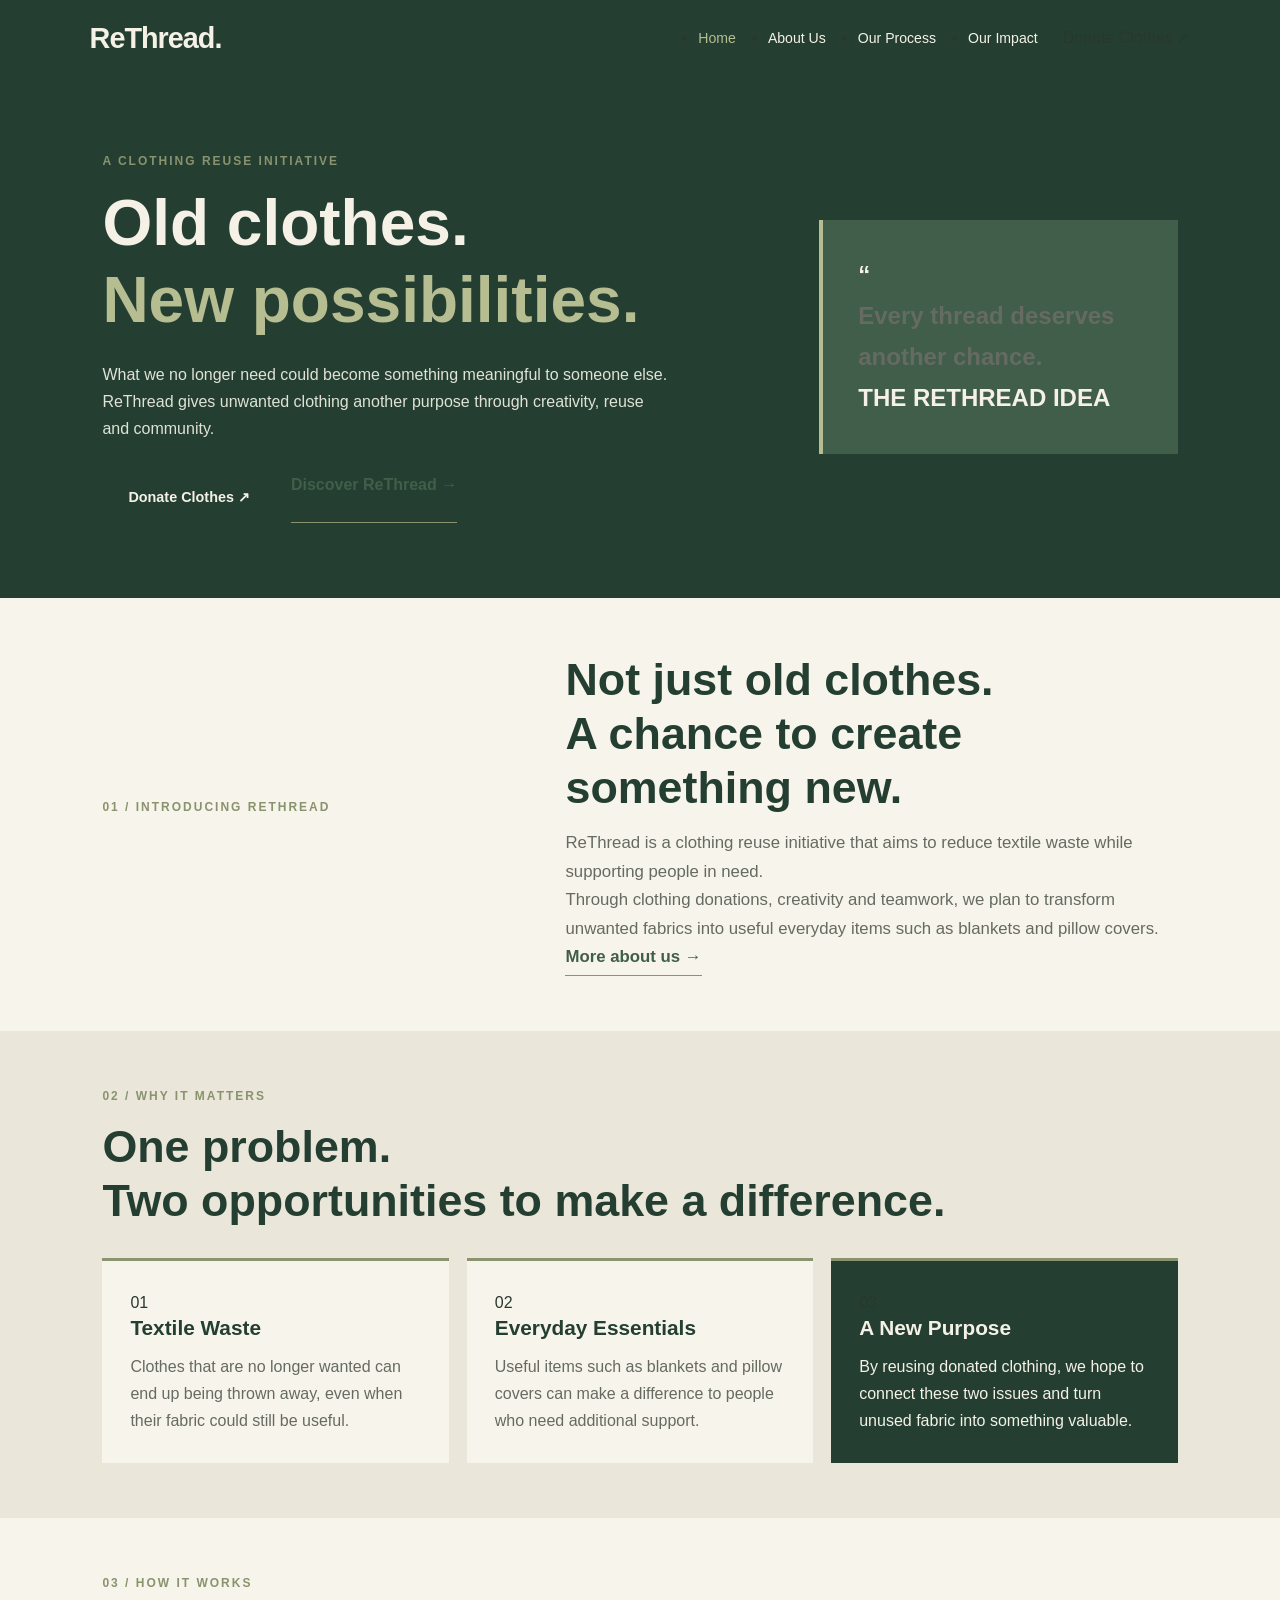
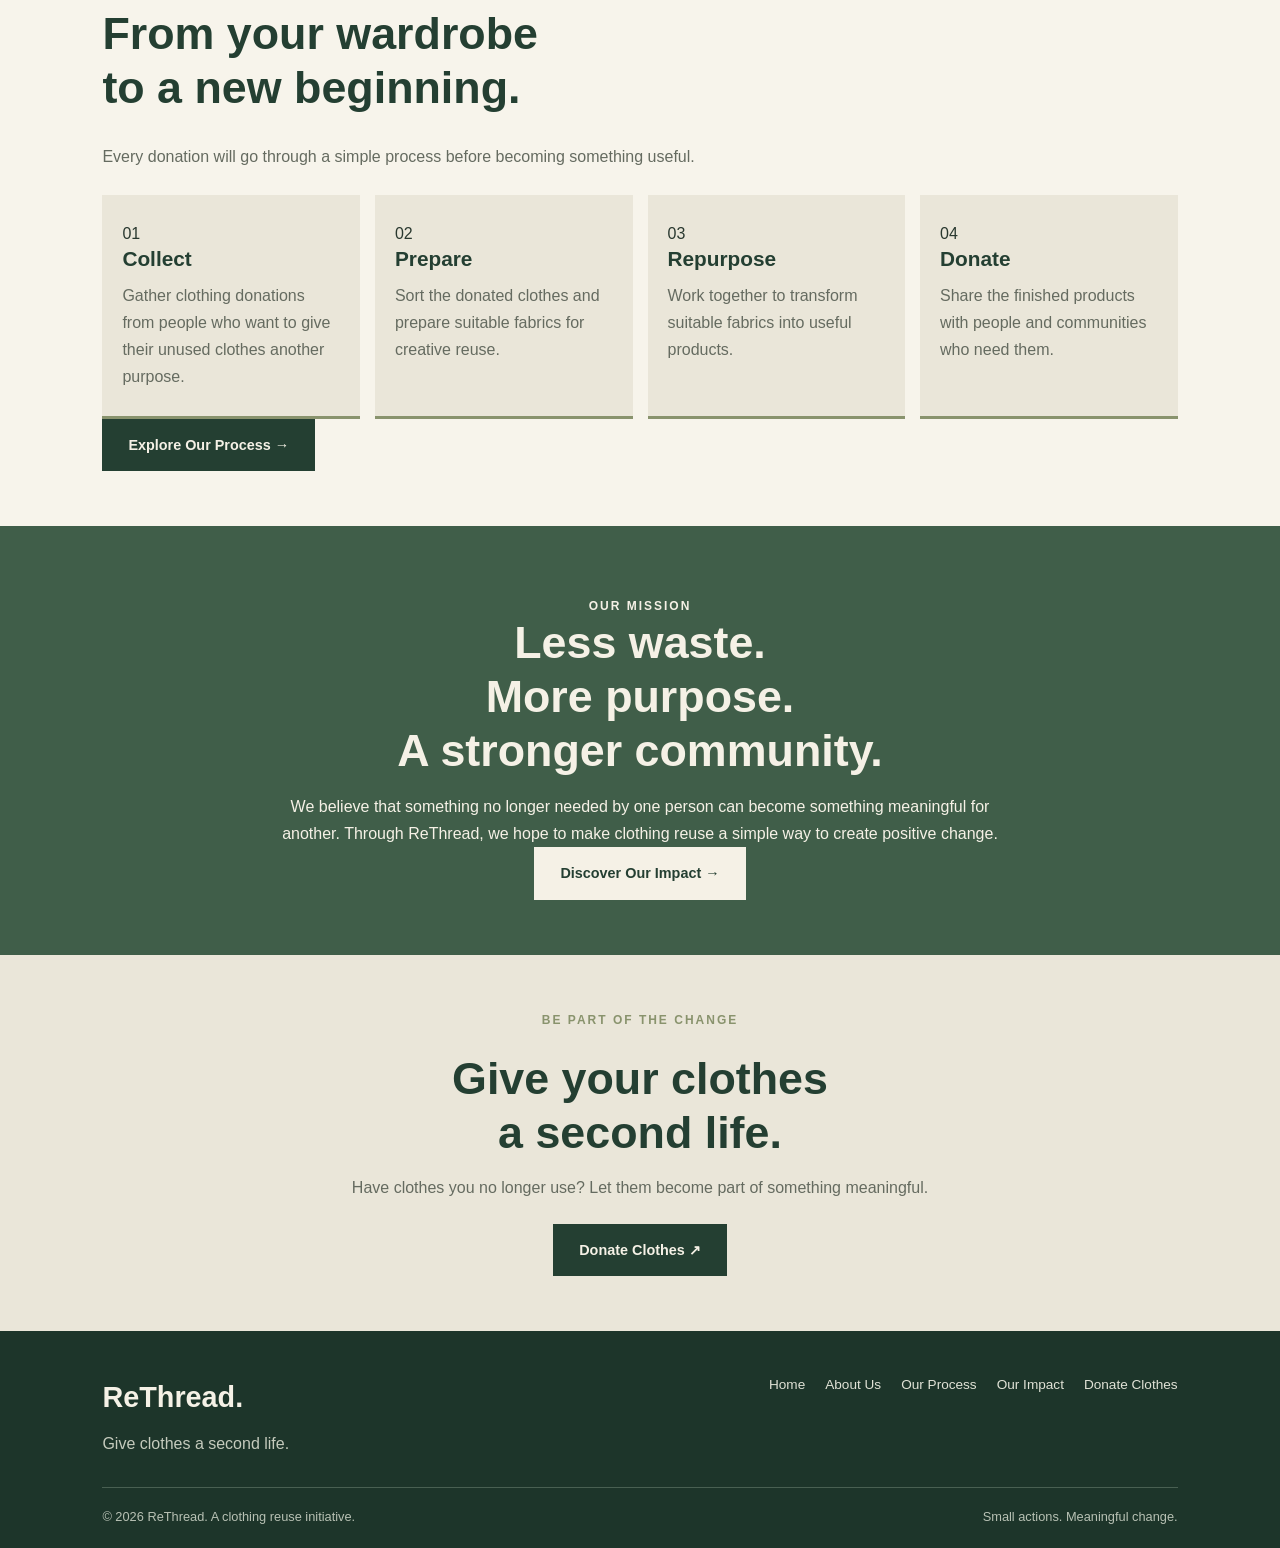
<file: index.html>
<!DOCTYPE html>
<html lang="en">
<head>
    <meta charset="UTF-8">
    <meta name="viewport" content="width=device-width, initial-scale=1.0">
    <title>ReThread | Give Clothes a Second Life</title>

    <link rel="icon" type="image/svg+xml" href="favicon.svg">
    <link rel="stylesheet" href="style.css">
</head>
<body>

    <!-- NAVIGATION BAR -->
    <header>
        <nav class="navbar">
            <a href="index.html" class="logo">ReThread<span>.</span></a>

            <ul class="nav-links">
                <li><a href="index.html" class="active">Home</a></li>
                <li><a href="about.html">About Us</a></li>
                <li><a href="process.html">Our Process</a></li>
                <li><a href="impact.html">Our Impact</a></li>
            </ul>

            <a href="donate.html" class="nav-button">Donate Clothes ↗</a>
        </nav>
    </header>


    <main>

        <!-- HERO SECTION -->
        <section class="home-hero">
            <div class="hero-content">
                <p class="eyebrow">A CLOTHING REUSE INITIATIVE</p>

                <h1>
                    Old clothes.<br>
                    <span>New possibilities.</span>
                </h1>

                <p class="hero-description">
                    What we no longer need could become something
                    meaningful to someone else. ReThread gives
                    unwanted clothing another purpose through
                    creativity, reuse and community.
                </p>

                <div class="hero-buttons">
                    <a href="donate.html" class="button">
                        Donate Clothes ↗
                    </a>

                    <a href="about.html" class="text-link">
                        Discover ReThread →
                    </a>
                </div>
            </div>

            <div class="hero-side">
                <div class="hero-quote">
                    <span class="quote-mark">“</span>
                    <p>
                        Every thread deserves another chance.
                    </p>
                    <span class="quote-label">THE RETHREAD IDEA</span>
                </div>
            </div>
        </section>


        <!-- INTRODUCTION -->
        <section class="home-intro">
            <div class="section-label">
                <span>01</span> / INTRODUCING RETHREAD
            </div>

            <div class="intro-content">
                <h2>
                    Not just old clothes.<br>
                    <span>A chance to create something new.</span>
                </h2>

                <div class="intro-text">
                    <p>
                        ReThread is a clothing reuse initiative
                        that aims to reduce textile waste while
                        supporting people in need.
                    </p>

                    <p>
                        Through clothing donations, creativity
                        and teamwork, we plan to transform
                        unwanted fabrics into useful everyday
                        items such as blankets and pillow covers.
                    </p>

                    <a href="about.html" class="text-link">
                        More about us →
                    </a>
                </div>
            </div>
        </section>


        <!-- WHY RETHREAD -->
        <section class="home-problem">
            <div class="section-label">
                <span>02</span> / WHY IT MATTERS
            </div>

            <h2>
                One problem.<br>
                Two opportunities to make a difference.
            </h2>

            <div class="problem-grid">

                <div class="problem-card">
                    <span class="card-number">01</span>
                    <h3>Textile Waste</h3>
                    <p>
                        Clothes that are no longer wanted can
                        end up being thrown away, even when
                        their fabric could still be useful.
                    </p>
                </div>

                <div class="problem-card">
                    <span class="card-number">02</span>
                    <h3>Everyday Essentials</h3>
                    <p>
                        Useful items such as blankets and
                        pillow covers can make a difference
                        to people who need additional support.
                    </p>
                </div>

                <div class="problem-card featured-card">
                    <span class="card-number">03</span>
                    <h3>A New Purpose</h3>
                    <p>
                        By reusing donated clothing, we hope
                        to connect these two issues and turn
                        unused fabric into something valuable.
                    </p>
                </div>

            </div>
        </section>


        <!-- HOW IT WORKS -->
        <section class="home-process">
            <div class="section-label">
                <span>03</span> / HOW IT WORKS
            </div>

            <div class="process-heading">
                <h2>From your wardrobe<br>to a new beginning.</h2>

                <p>
                    Every donation will go through a simple
                    process before becoming something useful.
                </p>
            </div>

            <div class="process-grid">

                <div class="process-card">
                    <span>01</span>
                    <h3>Collect</h3>
                    <p>
                        Gather clothing donations from
                        people who want to give their
                        unused clothes another purpose.
                    </p>
                </div>

                <div class="process-card">
                    <span>02</span>
                    <h3>Prepare</h3>
                    <p>
                        Sort the donated clothes and
                        prepare suitable fabrics for
                        creative reuse.
                    </p>
                </div>

                <div class="process-card">
                    <span>03</span>
                    <h3>Repurpose</h3>
                    <p>
                        Work together to transform
                        suitable fabrics into useful
                        products.
                    </p>
                </div>

                <div class="process-card">
                    <span>04</span>
                    <h3>Donate</h3>
                    <p>
                        Share the finished products
                        with people and communities
                        who need them.
                    </p>
                </div>

            </div>

            <a href="process.html" class="button">
                Explore Our Process →
            </a>
        </section>


        <!-- MISSION -->
        <section class="home-mission">
            <p class="eyebrow">OUR MISSION</p>

            <h2>
                Less waste.<br>
                More purpose.<br>
                A stronger community.
            </h2>

            <p>
                We believe that something no longer needed
                by one person can become something meaningful
                for another. Through ReThread, we hope to
                make clothing reuse a simple way to create
                positive change.
            </p>

            <a href="impact.html" class="button light-button">
                Discover Our Impact →
            </a>
        </section>


        <!-- FINAL CALL TO ACTION -->
        <section class="home-cta">
            <div>
                <p class="eyebrow">BE PART OF THE CHANGE</p>
                <h2>Give your clothes<br>a second life.</h2>
                <p>
                    Have clothes you no longer use?
                    Let them become part of something meaningful.
                </p>
            </div>

            <a href="donate.html" class="button">
                Donate Clothes ↗
            </a>
        </section>

    </main>


    <!-- FOOTER -->
    <footer class="site-footer">
        <div class="footer-top">
            <div>
                <a href="index.html" class="footer-logo">ReThread.</a>
                <p>Give clothes a second life.</p>
            </div>

            <div class="footer-links">
                <a href="index.html">Home</a>
                <a href="about.html">About Us</a>
                <a href="process.html">Our Process</a>
                <a href="impact.html">Our Impact</a>
                <a href="donate.html">Donate Clothes</a>
            </div>
        </div>

        <div class="footer-bottom">
            <p>© 2026 ReThread. A clothing reuse initiative.</p>
            <p>Small actions. Meaningful change.</p>
        </div>
    </footer>

</body>
</html>
</file>
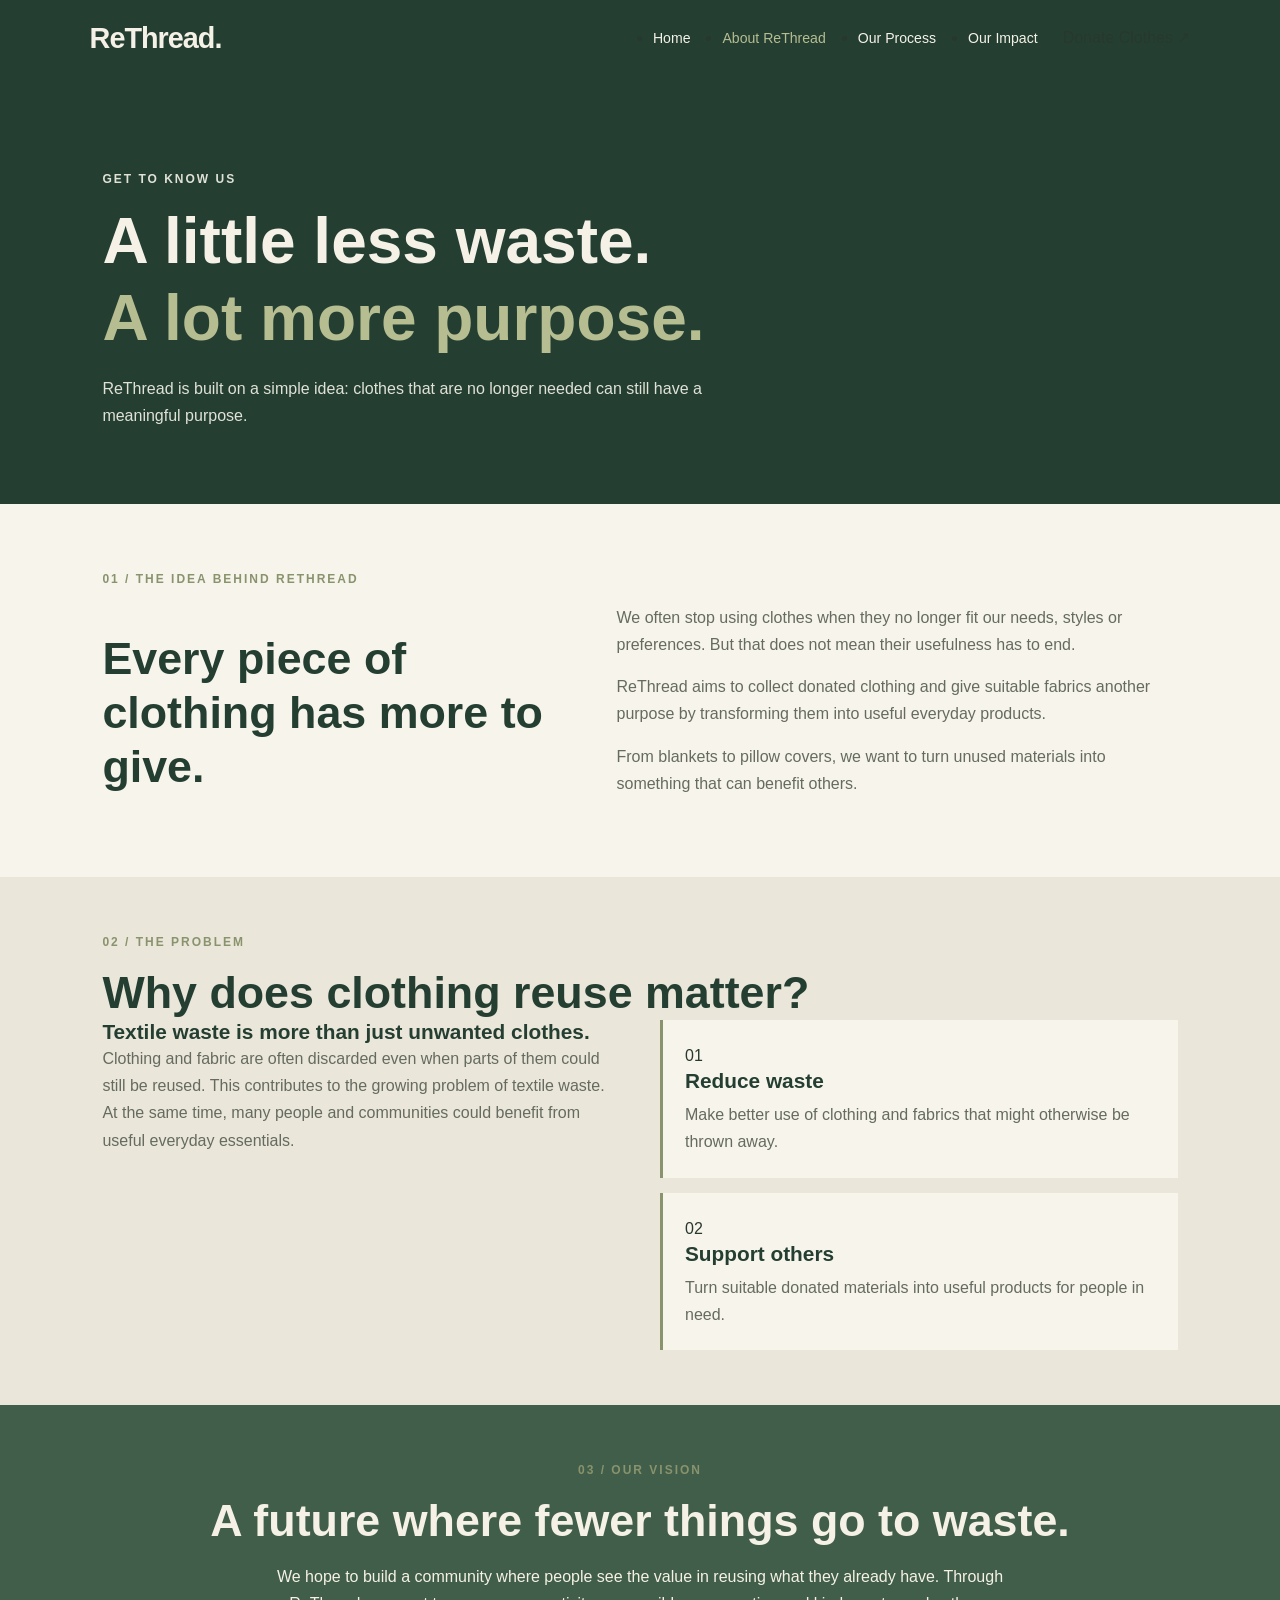
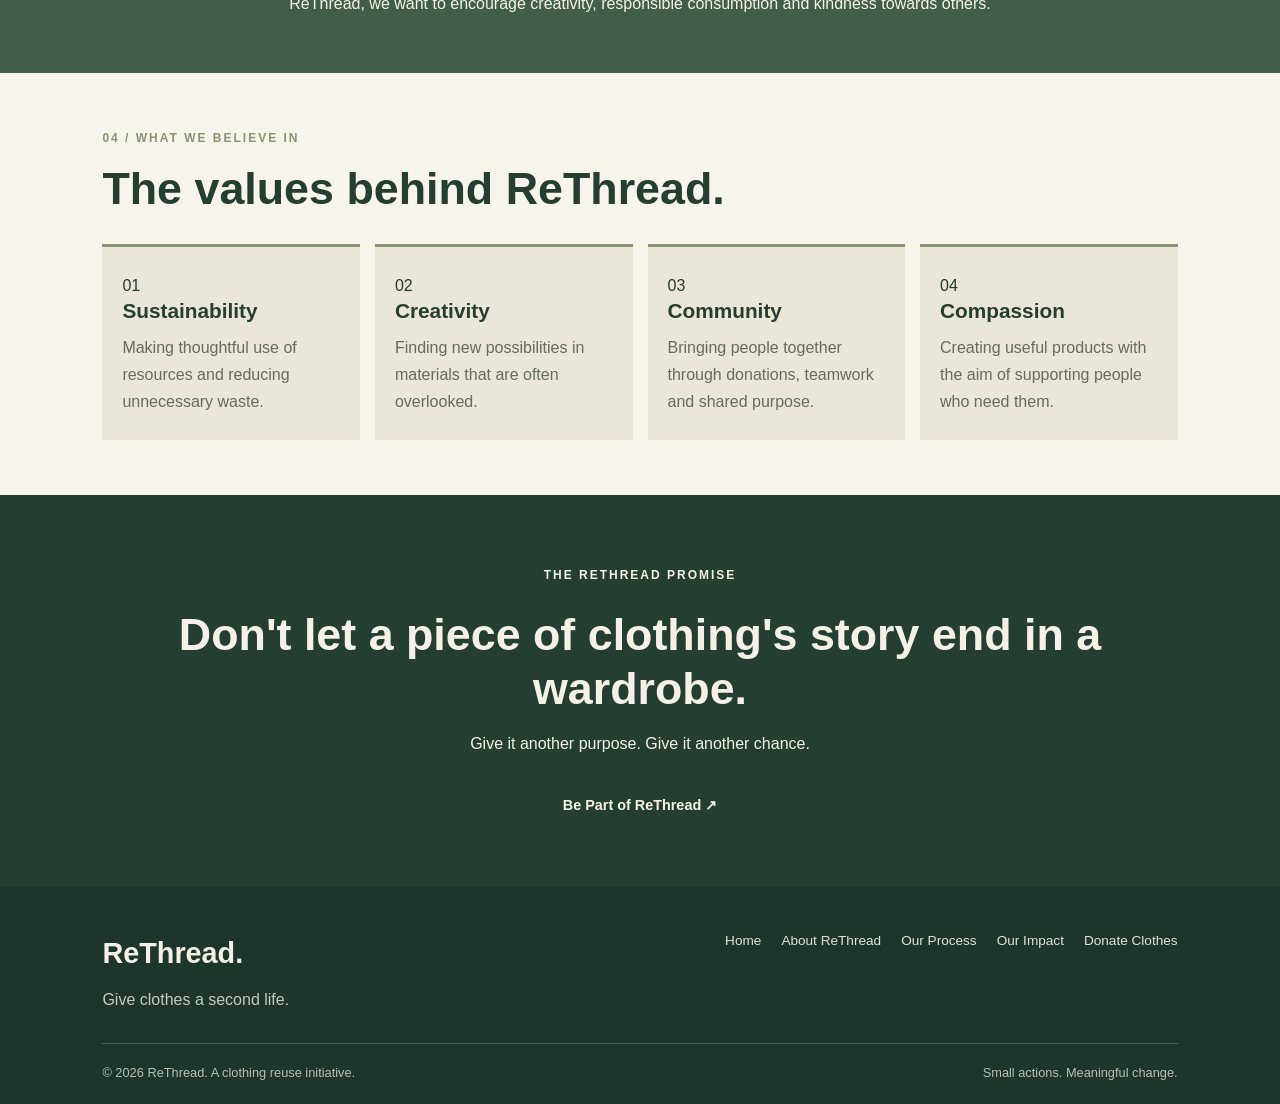
<file: about.html>
<!DOCTYPE html>
<html lang="en">
<head>
<link rel="icon" type="image/png" href="favicon.svg">
    <meta charset="UTF-8">
    <meta name="viewport" content="width=device-width, initial-scale=1.0">
    <title>About ReThread | Our Story</title>
    <link rel="stylesheet" href="style.css">
</head>

<body>

    <!-- NAVIGATION -->
    <header>
        <nav class="navbar">
            <a href="index.html" class="logo">ReThread<span>.</span></a>

            <ul class="nav-links">
                <li><a href="index.html">Home</a></li>
                <li><a href="about.html" class="active">About ReThread</a></li>
                <li><a href="process.html">Our Process</a></li>
                <li><a href="impact.html">Our Impact</a></li>
            </ul>

            <a href="donate.html" class="nav-button">Donate Clothes ↗</a>
        </nav>
    </header>


    <main>

        <!-- PAGE INTRODUCTION -->
        <section class="about-hero">
            <p class="eyebrow">GET TO KNOW US</p>

            <h1>
                A little less waste.<br>
                <span>A lot more purpose.</span>
            </h1>

            <p>
                ReThread is built on a simple idea:
                clothes that are no longer needed can
                still have a meaningful purpose.
            </p>
        </section>


        <!-- OUR STORY -->
        <section class="about-story">

            <div class="section-label">
                <span>01</span> / THE IDEA BEHIND RETHREAD
            </div>

            <div class="story-layout">

                <div class="story-heading">
                    <h2>
                        Every piece of clothing
                        has more to give.
                    </h2>
                </div>

                <div class="story-description">
                    <p>
                        We often stop using clothes when
                        they no longer fit our needs,
                        styles or preferences. But that
                        does not mean their usefulness
                        has to end.
                    </p>

                    <p>
                        ReThread aims to collect donated
                        clothing and give suitable fabrics
                        another purpose by transforming
                        them into useful everyday products.
                    </p>

                    <p>
                        From blankets to pillow covers,
                        we want to turn unused materials
                        into something that can benefit
                        others.
                    </p>
                </div>

            </div>
        </section>


        <!-- THE PROBLEM -->
        <section class="about-problem">

            <div class="section-label">
                <span>02</span> / THE PROBLEM
            </div>

            <h2>
                Why does clothing reuse matter?
            </h2>

            <div class="problem-layout">

                <div class="problem-main">
                    <h3>Textile waste is more than just unwanted clothes.</h3>

                    <p>
                        Clothing and fabric are often
                        discarded even when parts of
                        them could still be reused.
                        This contributes to the growing
                        problem of textile waste.
                    </p>

                    <p>
                        At the same time, many people
                        and communities could benefit
                        from useful everyday essentials.
                    </p>
                </div>

                <div class="problem-side">
                    <div class="problem-point">
                        <span>01</span>
                        <div>
                            <h3>Reduce waste</h3>
                            <p>
                                Make better use of clothing
                                and fabrics that might
                                otherwise be thrown away.
                            </p>
                        </div>
                    </div>

                    <div class="problem-point">
                        <span>02</span>
                        <div>
                            <h3>Support others</h3>
                            <p>
                                Turn suitable donated
                                materials into useful
                                products for people in need.
                            </p>
                        </div>
                    </div>
                </div>

            </div>
        </section>


        <!-- OUR VISION -->
        <section class="about-vision">

            <div class="section-label">
                <span>03</span> / OUR VISION
            </div>

            <h2>
                A future where fewer things go to waste.
            </h2>

            <p>
                We hope to build a community where people
                see the value in reusing what they already
                have. Through ReThread, we want to encourage
                creativity, responsible consumption and
                kindness towards others.
            </p>

        </section>


        <!-- OUR VALUES -->
        <section class="about-values">

            <div class="section-label">
                <span>04</span> / WHAT WE BELIEVE IN
            </div>

            <h2>The values behind ReThread.</h2>

            <div class="values-grid">

                <div class="value-card">
                    <span>01</span>
                    <h3>Sustainability</h3>
                    <p>
                        Making thoughtful use of
                        resources and reducing
                        unnecessary waste.
                    </p>
                </div>

                <div class="value-card">
                    <span>02</span>
                    <h3>Creativity</h3>
                    <p>
                        Finding new possibilities
                        in materials that are often
                        overlooked.
                    </p>
                </div>

                <div class="value-card">
                    <span>03</span>
                    <h3>Community</h3>
                    <p>
                        Bringing people together
                        through donations, teamwork
                        and shared purpose.
                    </p>
                </div>

                <div class="value-card">
                    <span>04</span>
                    <h3>Compassion</h3>
                    <p>
                        Creating useful products
                        with the aim of supporting
                        people who need them.
                    </p>
                </div>

            </div>
        </section>


        <!-- CLOSING SECTION -->
        <section class="about-closing">

            <p class="eyebrow">THE RETHREAD PROMISE</p>

            <h2>
                Don't let a piece of clothing's
                story end in a wardrobe.
            </h2>

            <p>
                Give it another purpose.
                Give it another chance.
            </p>

            <a href="donate.html" class="button">
                Be Part of ReThread ↗
            </a>

        </section>

    </main>


    <!-- FOOTER -->
    <footer class="site-footer">

        <div class="footer-top">
            <div>
                <a href="index.html" class="footer-logo">ReThread.</a>
                <p>Give clothes a second life.</p>
            </div>

            <div class="footer-links">
                <a href="index.html">Home</a>
                <a href="about.html">About ReThread</a>
                <a href="process.html">Our Process</a>
                <a href="impact.html">Our Impact</a>
                <a href="donate.html">Donate Clothes</a>
            </div>
        </div>

        <div class="footer-bottom">
            <p>© 2026 ReThread. A clothing reuse initiative.</p>
            <p>Small actions. Meaningful change.</p>
        </div>

    </footer>

</body>
</html>
</file>
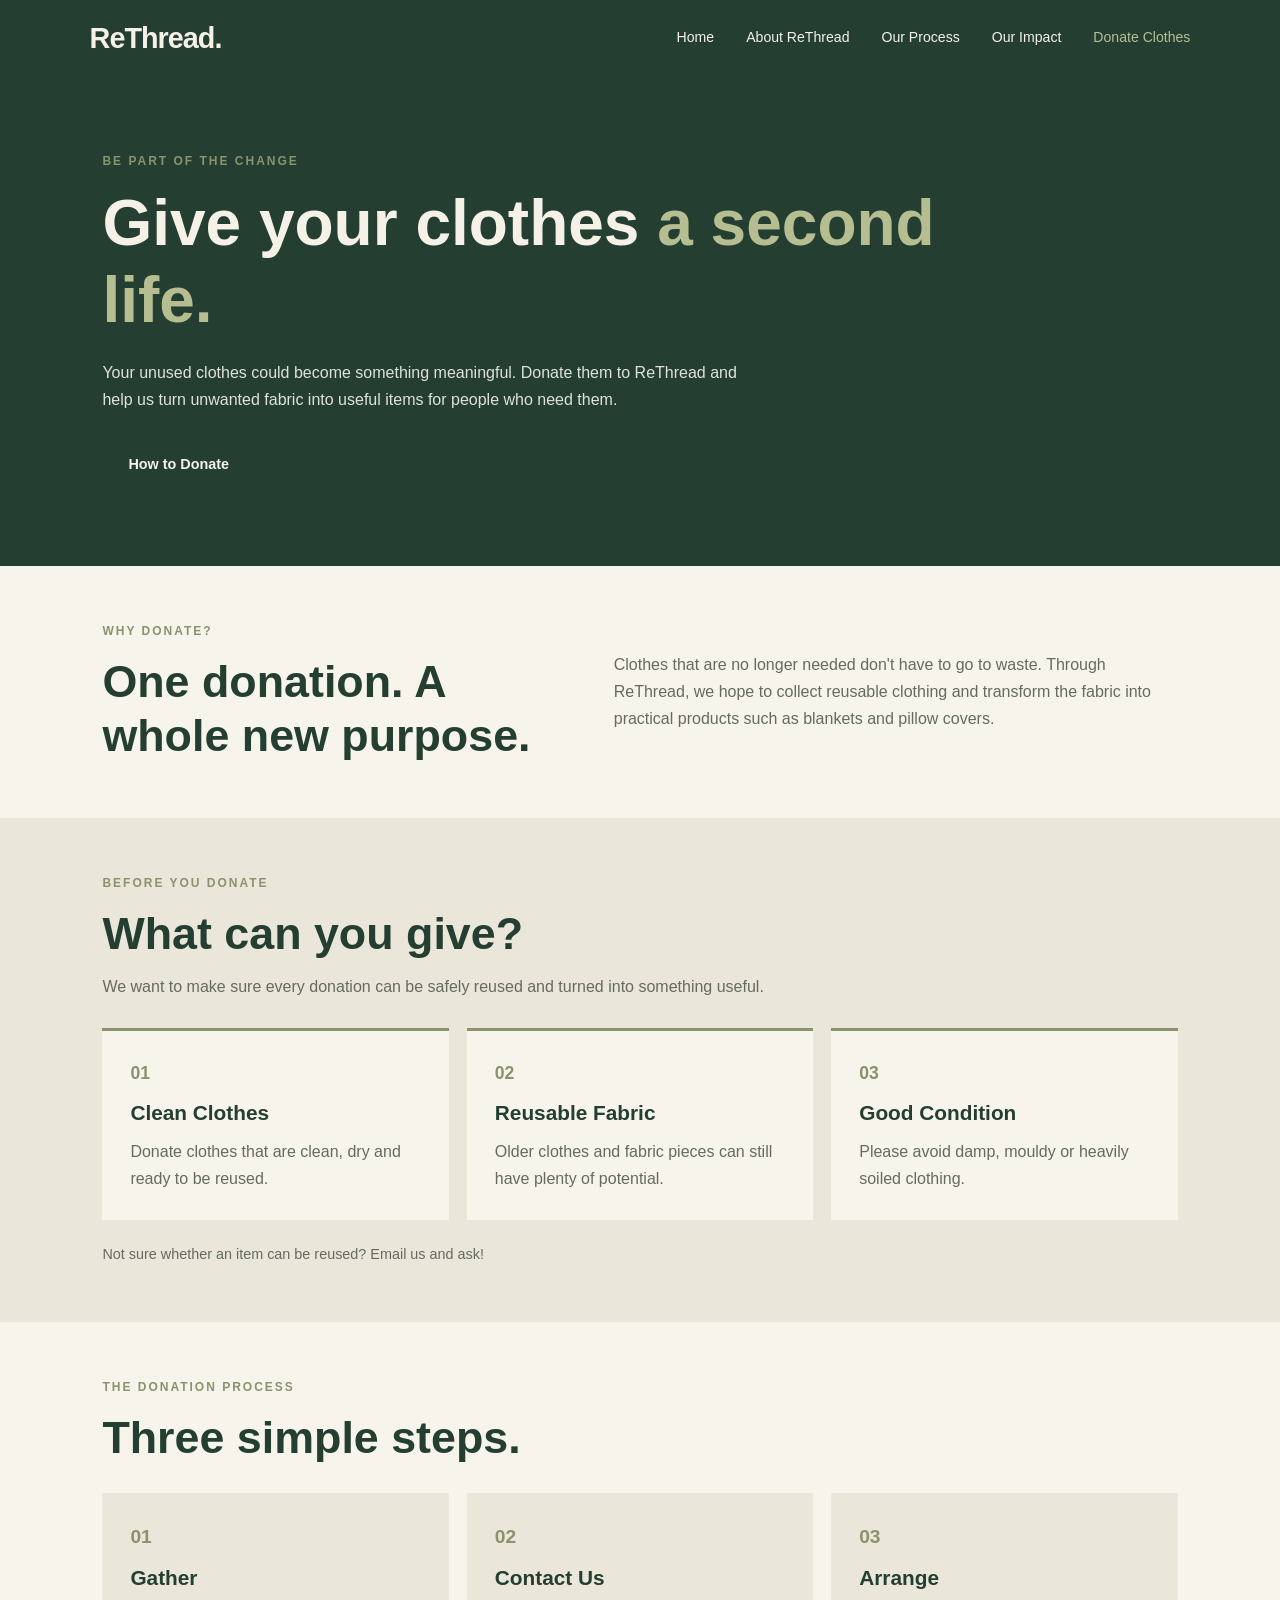
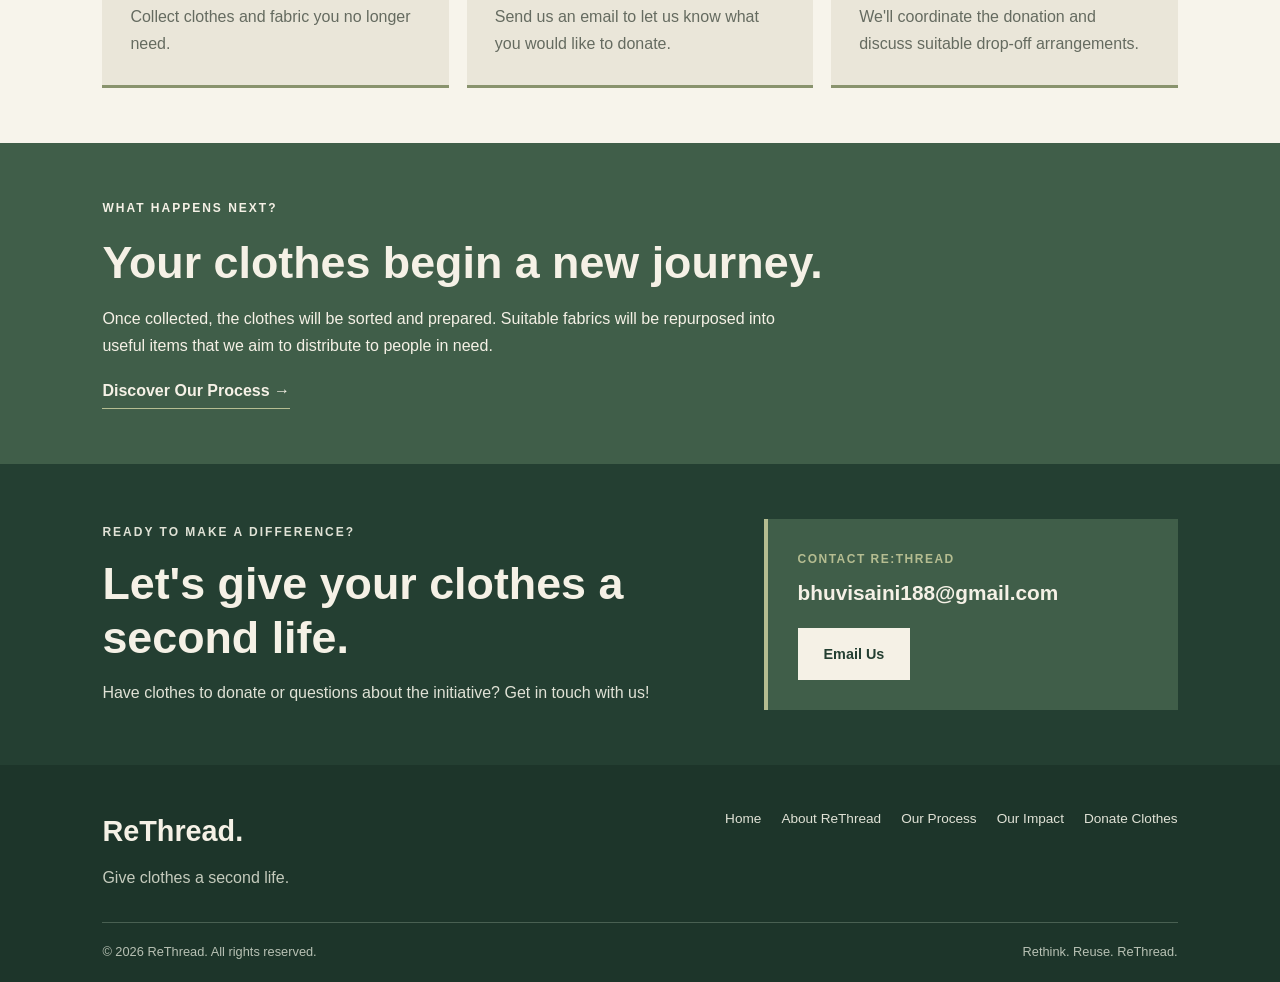
<file: donate.html>
<!DOCTYPE html>
<html lang="en">
<head>
    <meta charset="UTF-8">
    <meta name="viewport" content="width=device-width, initial-scale=1.0">
    <title>Donate Clothes | ReThread</title>

    <link rel="stylesheet" href="style.css">
    <link rel="icon" type="image/svg+xml" href="favicon.svg">
</head>

<body>

<header>
    <nav class="navbar">
        <a href="index.html" class="logo">ReThread.</a>

        <div class="nav-links">
            <a href="index.html">Home</a>
            <a href="about.html">About ReThread</a>
            <a href="process.html">Our Process</a>
            <a href="impact.html">Our Impact</a>
            <a href="donate.html" class="nav-button active">Donate Clothes</a>
        </div>
    </nav>
</header>

<main>

    <section class="donate-hero">
        <p class="eyebrow">BE PART OF THE CHANGE</p>
        <h1>Give your clothes <span>a second life.</span></h1>
        <p>
            Your unused clothes could become something meaningful.
            Donate them to ReThread and help us turn unwanted fabric
            into useful items for people who need them.
        </p>
        <a href="#donation-guidelines" class="button">How to Donate</a>
    </section>

    <section class="donate-intro">
        <div class="donate-intro-layout">
            <div>
                <p class="section-label">WHY DONATE?</p>
                <h2>One donation. A whole new purpose.</h2>
            </div>

            <p>
                Clothes that are no longer needed don't have to go to waste.
                Through ReThread, we hope to collect reusable clothing
                and transform the fabric into practical products such as
                blankets and pillow covers.
            </p>
        </div>
    </section>

    <section class="donate-guidelines" id="donation-guidelines">
        <div class="guidelines-intro">
            <p class="section-label">BEFORE YOU DONATE</p>
            <h2>What can you give?</h2>
            <p>
                We want to make sure every donation can be safely reused
                and turned into something useful.
            </p>
        </div>

        <div class="donation-grid">
            <div class="donation-card">
                <span>01</span>
                <h3>Clean Clothes</h3>
                <p>
                    Donate clothes that are clean, dry and ready to be reused.
                </p>
            </div>

            <div class="donation-card">
                <span>02</span>
                <h3>Reusable Fabric</h3>
                <p>
                    Older clothes and fabric pieces can still have plenty
                    of potential.
                </p>
            </div>

            <div class="donation-card">
                <span>03</span>
                <h3>Good Condition</h3>
                <p>
                    Please avoid damp, mouldy or heavily soiled clothing.
                </p>
            </div>
        </div>

        <p class="donation-note">
            Not sure whether an item can be reused? Email us and ask!
        </p>
    </section>

    <section class="donate-steps">
        <p class="section-label">THE DONATION PROCESS</p>
        <h2>Three simple steps.</h2>

        <div class="donate-step-grid">
            <div class="donate-step">
                <span>01</span>
                <h3>Gather</h3>
                <p>
                    Collect clothes and fabric you no longer need.
                </p>
            </div>

            <div class="donate-step">
                <span>02</span>
                <h3>Contact Us</h3>
                <p>
                    Send us an email to let us know what you would
                    like to donate.
                </p>
            </div>

            <div class="donate-step">
                <span>03</span>
                <h3>Arrange</h3>
                <p>
                    We'll coordinate the donation and discuss
                    suitable drop-off arrangements.
                </p>
            </div>
        </div>
    </section>

    <section class="donate-next">
        <p class="section-label">WHAT HAPPENS NEXT?</p>
        <h2>Your clothes begin a new journey.</h2>
        <p>
            Once collected, the clothes will be sorted and prepared.
            Suitable fabrics will be repurposed into useful items
            that we aim to distribute to people in need.
        </p>
        <a href="process.html" class="text-link">Discover Our Process →</a>
    </section>

    <section class="donate-contact">
        <div>
            <p class="section-label">READY TO MAKE A DIFFERENCE?</p>
            <h2>Let's give your clothes a second life.</h2>
            <p>
                Have clothes to donate or questions about the initiative?
                Get in touch with us!
            </p>
        </div>

        <div class="contact-note">
            <p>CONTACT RE:THREAD</p>
            <h3>bhuvisaini188@gmail.com</h3>
            <a href="mailto:bhuvisaini188@gmail.com"
               class="button light-button">
                Email Us
            </a>
        </div>
    </section>

</main>

<footer class="site-footer">
    <div class="footer-top">
        <div>
            <a href="index.html" class="footer-logo">ReThread.</a>
            <p>Give clothes a second life.</p>
        </div>

        <div class="footer-links">
            <a href="index.html">Home</a>
            <a href="about.html">About ReThread</a>
            <a href="process.html">Our Process</a>
            <a href="impact.html">Our Impact</a>
            <a href="donate.html">Donate Clothes</a>
        </div>
    </div>

    <div class="footer-bottom">
        <p>© 2026 ReThread. All rights reserved.</p>
        <p>Rethink. Reuse. ReThread.</p>
    </div>
</footer>

</body>
</html>
</file>
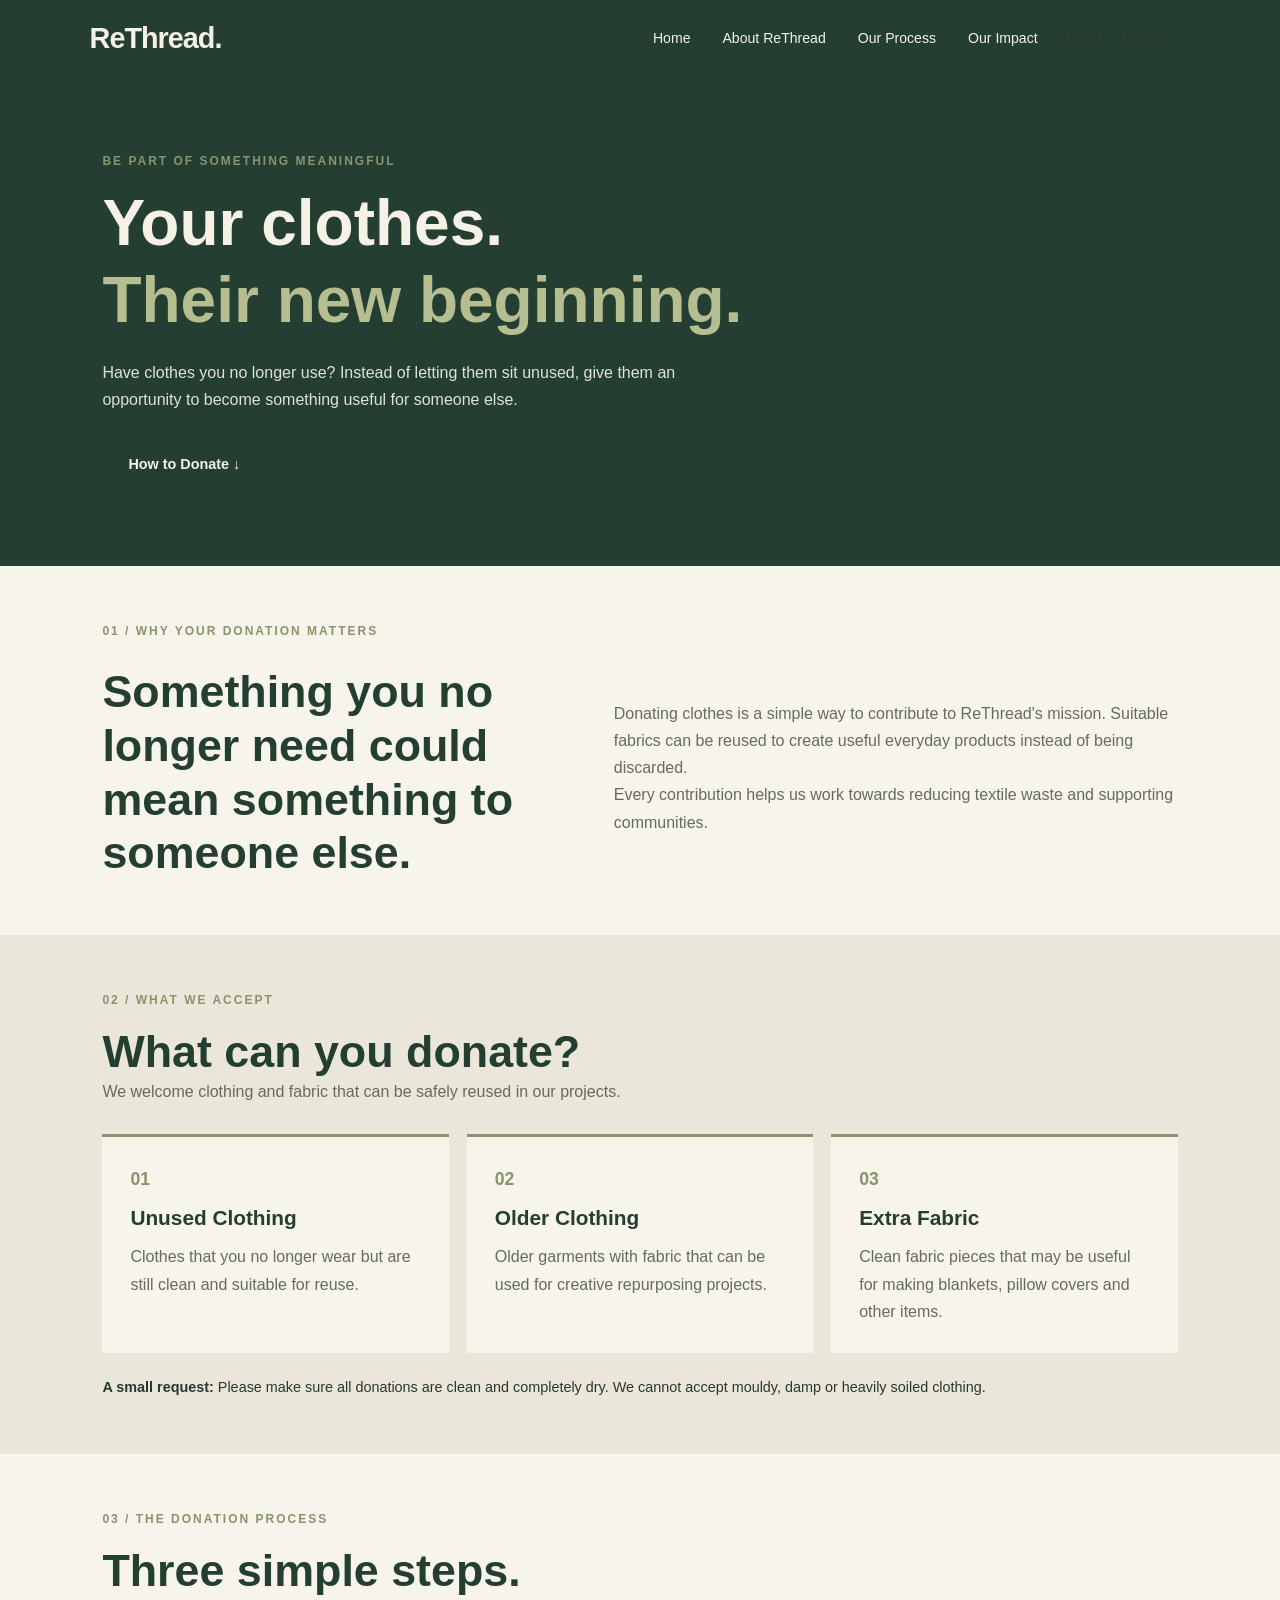
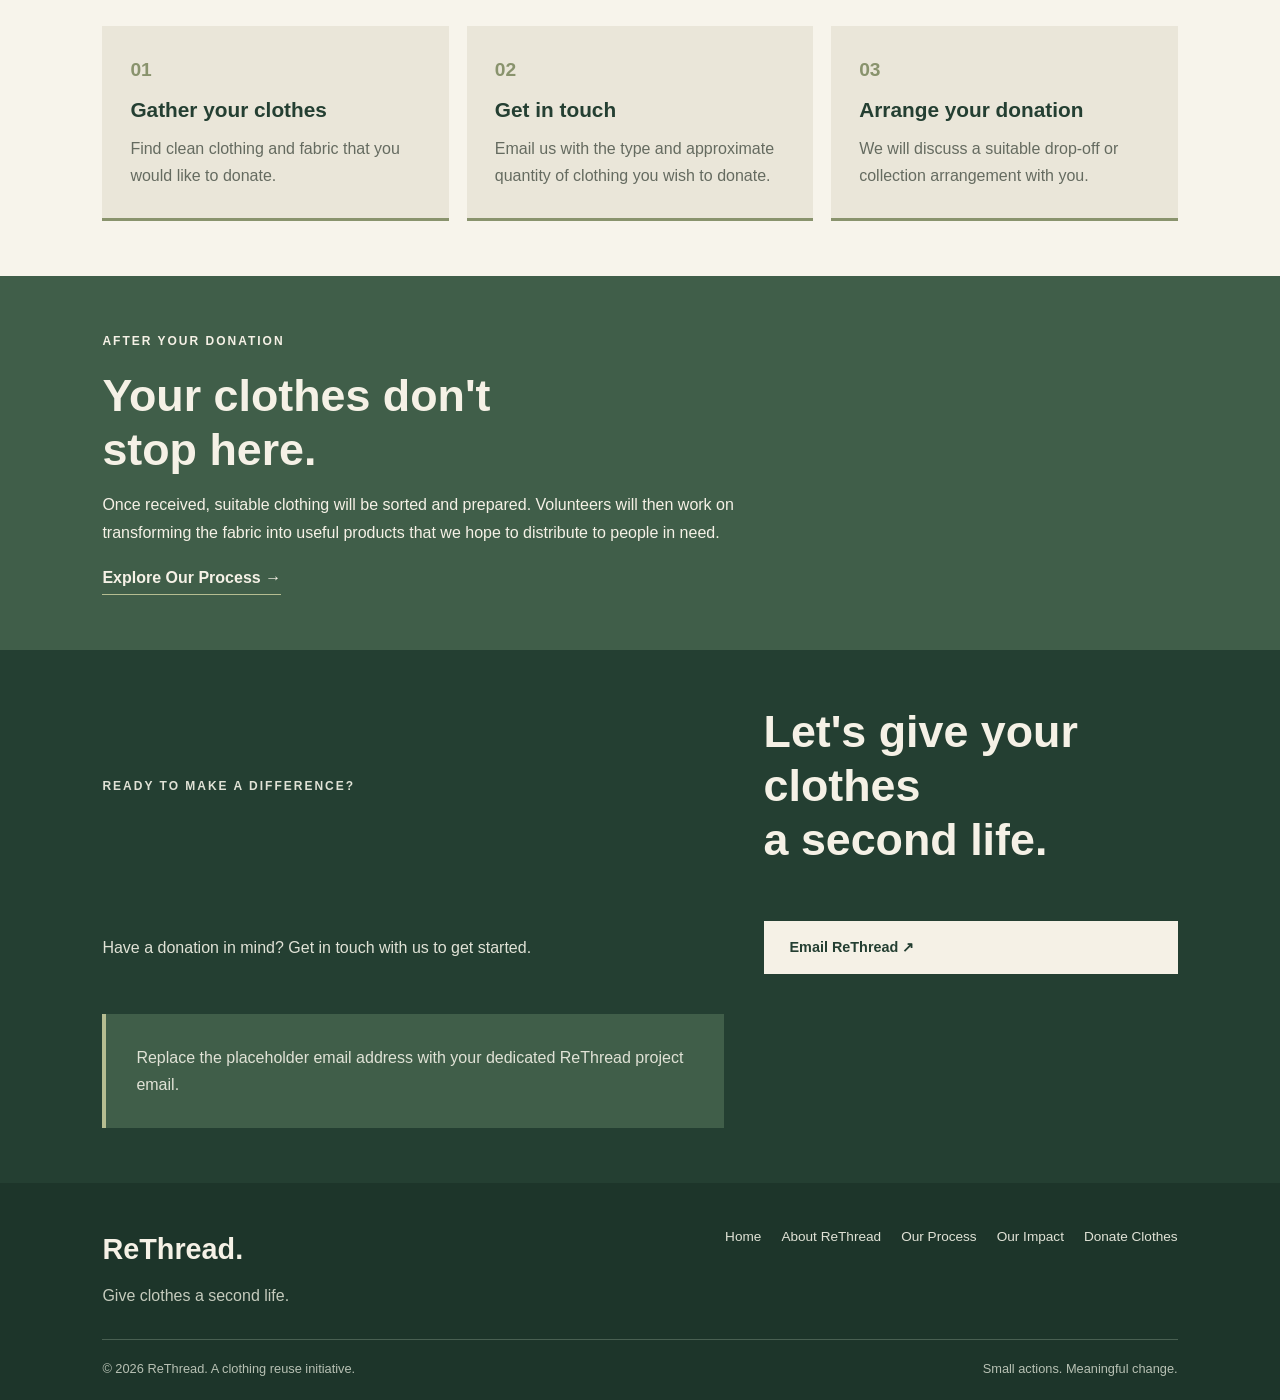
<file: donation.html>
<!DOCTYPE html>
<html lang="en">
<head>
    <link rel="icon" type="image/png" href="rethread-favicon.png">
    <meta charset="UTF-8">
    <meta name="viewport" content="width=device-width, initial-scale=1.0">
    <title>Donate Clothes | ReThread</title>
    <link rel="stylesheet" href="style.css">
</head>

<body>

    <!-- NAVIGATION -->
    <header>
        <nav class="navbar">
            <a href="index.html" class="logo">ReThread<span>.</span></a>

            <ul class="nav-links">
                <li><a href="index.html">Home</a></li>
                <li><a href="about.html">About ReThread</a></li>
                <li><a href="process.html">Our Process</a></li>
                <li><a href="impact.html">Our Impact</a></li>
            </ul>

            <a href="donate.html" class="nav-button active-button">
                Donate Clothes ↗
            </a>
        </nav>
    </header>


    <main>

        <!-- HERO -->
        <section class="donate-hero">

            <p class="eyebrow">BE PART OF SOMETHING MEANINGFUL</p>

            <h1>
                Your clothes.<br>
                <span>Their new beginning.</span>
            </h1>

            <p>
                Have clothes you no longer use?
                Instead of letting them sit unused,
                give them an opportunity to become
                something useful for someone else.
            </p>

            <a href="#donation-details" class="button">
                How to Donate ↓
            </a>

        </section>


        <!-- WHY DONATE -->
        <section class="donate-intro">

            <div class="section-label">
                <span>01</span> / WHY YOUR DONATION MATTERS
            </div>

            <div class="donate-intro-layout">

                <h2>
                    Something you no longer need
                    could mean something to someone else.
                </h2>

                <div>
                    <p>
                        Donating clothes is a simple way
                        to contribute to ReThread's mission.
                        Suitable fabrics can be reused to
                        create useful everyday products
                        instead of being discarded.
                    </p>

                    <p>
                        Every contribution helps us work
                        towards reducing textile waste
                        and supporting communities.
                    </p>
                </div>

            </div>
        </section>


        <!-- WHAT TO DONATE -->
        <section class="donate-guidelines" id="donation-details">

            <div class="section-label">
                <span>02</span> / WHAT WE ACCEPT
            </div>

            <h2>What can you donate?</h2>

            <p class="guidelines-intro">
                We welcome clothing and fabric that
                can be safely reused in our projects.
            </p>

            <div class="donation-grid">

                <div class="donation-card">
                    <span>01</span>
                    <h3>Unused Clothing</h3>
                    <p>
                        Clothes that you no longer wear
                        but are still clean and suitable
                        for reuse.
                    </p>
                </div>

                <div class="donation-card">
                    <span>02</span>
                    <h3>Older Clothing</h3>
                    <p>
                        Older garments with fabric
                        that can be used for creative
                        repurposing projects.
                    </p>
                </div>

                <div class="donation-card">
                    <span>03</span>
                    <h3>Extra Fabric</h3>
                    <p>
                        Clean fabric pieces that may
                        be useful for making blankets,
                        pillow covers and other items.
                    </p>
                </div>

            </div>

            <div class="donation-note">
                <strong>A small request:</strong>
                Please make sure all donations are
                clean and completely dry. We cannot
                accept mouldy, damp or heavily soiled
                clothing.
            </div>

        </section>


        <!-- HOW TO DONATE -->
        <section class="donate-steps">

            <div class="section-label">
                <span>03</span> / THE DONATION PROCESS
            </div>

            <h2>Three simple steps.</h2>

            <div class="donate-step-grid">

                <div class="donate-step">
                    <span>01</span>
                    <h3>Gather your clothes</h3>
                    <p>
                        Find clean clothing and fabric
                        that you would like to donate.
                    </p>
                </div>

                <div class="donate-step">
                    <span>02</span>
                    <h3>Get in touch</h3>
                    <p>
                        Email us with the type and
                        approximate quantity of
                        clothing you wish to donate.
                    </p>
                </div>

                <div class="donate-step">
                    <span>03</span>
                    <h3>Arrange your donation</h3>
                    <p>
                        We will discuss a suitable
                        drop-off or collection
                        arrangement with you.
                    </p>
                </div>

            </div>

        </section>


        <!-- WHAT HAPPENS NEXT -->
        <section class="donate-next">

            <p class="eyebrow">AFTER YOUR DONATION</p>

            <h2>
                Your clothes don't<br>
                stop here.
            </h2>

            <p>
                Once received, suitable clothing
                will be sorted and prepared.
                Volunteers will then work on
                transforming the fabric into
                useful products that we hope
                to distribute to people in need.
            </p>

            <a href="process.html" class="text-link">
                Explore Our Process →
            </a>

        </section>


        <!-- CONTACT -->
        <section class="donate-contact">

            <p class="eyebrow">READY TO MAKE A DIFFERENCE?</p>

            <h2>
                Let's give your clothes<br>
                a second life.
            </h2>

            <p>
                Have a donation in mind?
                Get in touch with us to get started.
            </p>

            <a
                href="mailto:YOUR_EMAIL@example.com?subject=Clothing%20Donation%20-%20ReThread"
                class="button light-button">
                Email ReThread ↗
            </a>

            <p class="contact-note">
                Replace the placeholder email address
                with your dedicated ReThread project email.
            </p>

        </section>

    </main>


    <!-- FOOTER -->
    <footer class="site-footer">

        <div class="footer-top">
            <div>
                <a href="index.html" class="footer-logo">ReThread.</a>
                <p>Give clothes a second life.</p>
            </div>

            <div class="footer-links">
                <a href="index.html">Home</a>
                <a href="about.html">About ReThread</a>
                <a href="process.html">Our Process</a>
                <a href="impact.html">Our Impact</a>
                <a href="donate.html">Donate Clothes</a>
            </div>
        </div>

        <div class="footer-bottom">
            <p>© 2026 ReThread. A clothing reuse initiative.</p>
            <p>Small actions. Meaningful change.</p>
        </div>

    </footer>

</body>
</html>
</file>
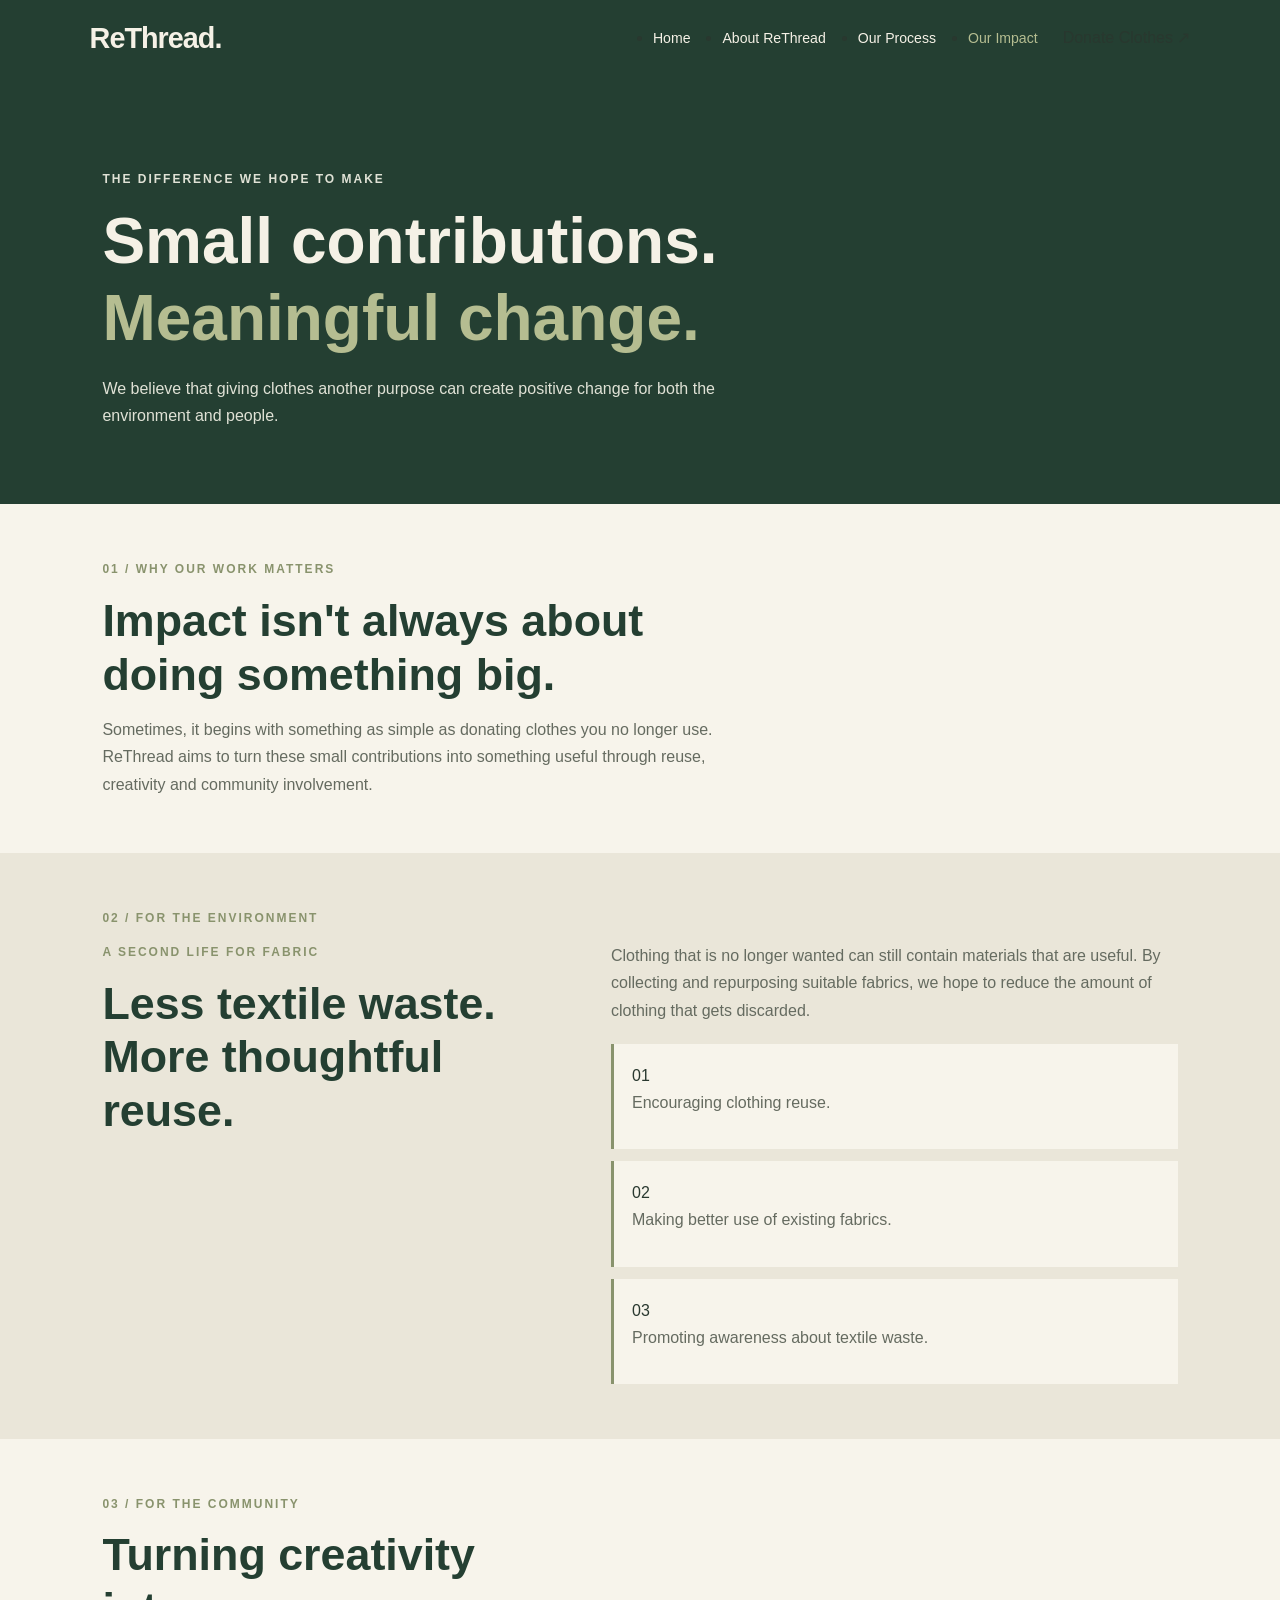
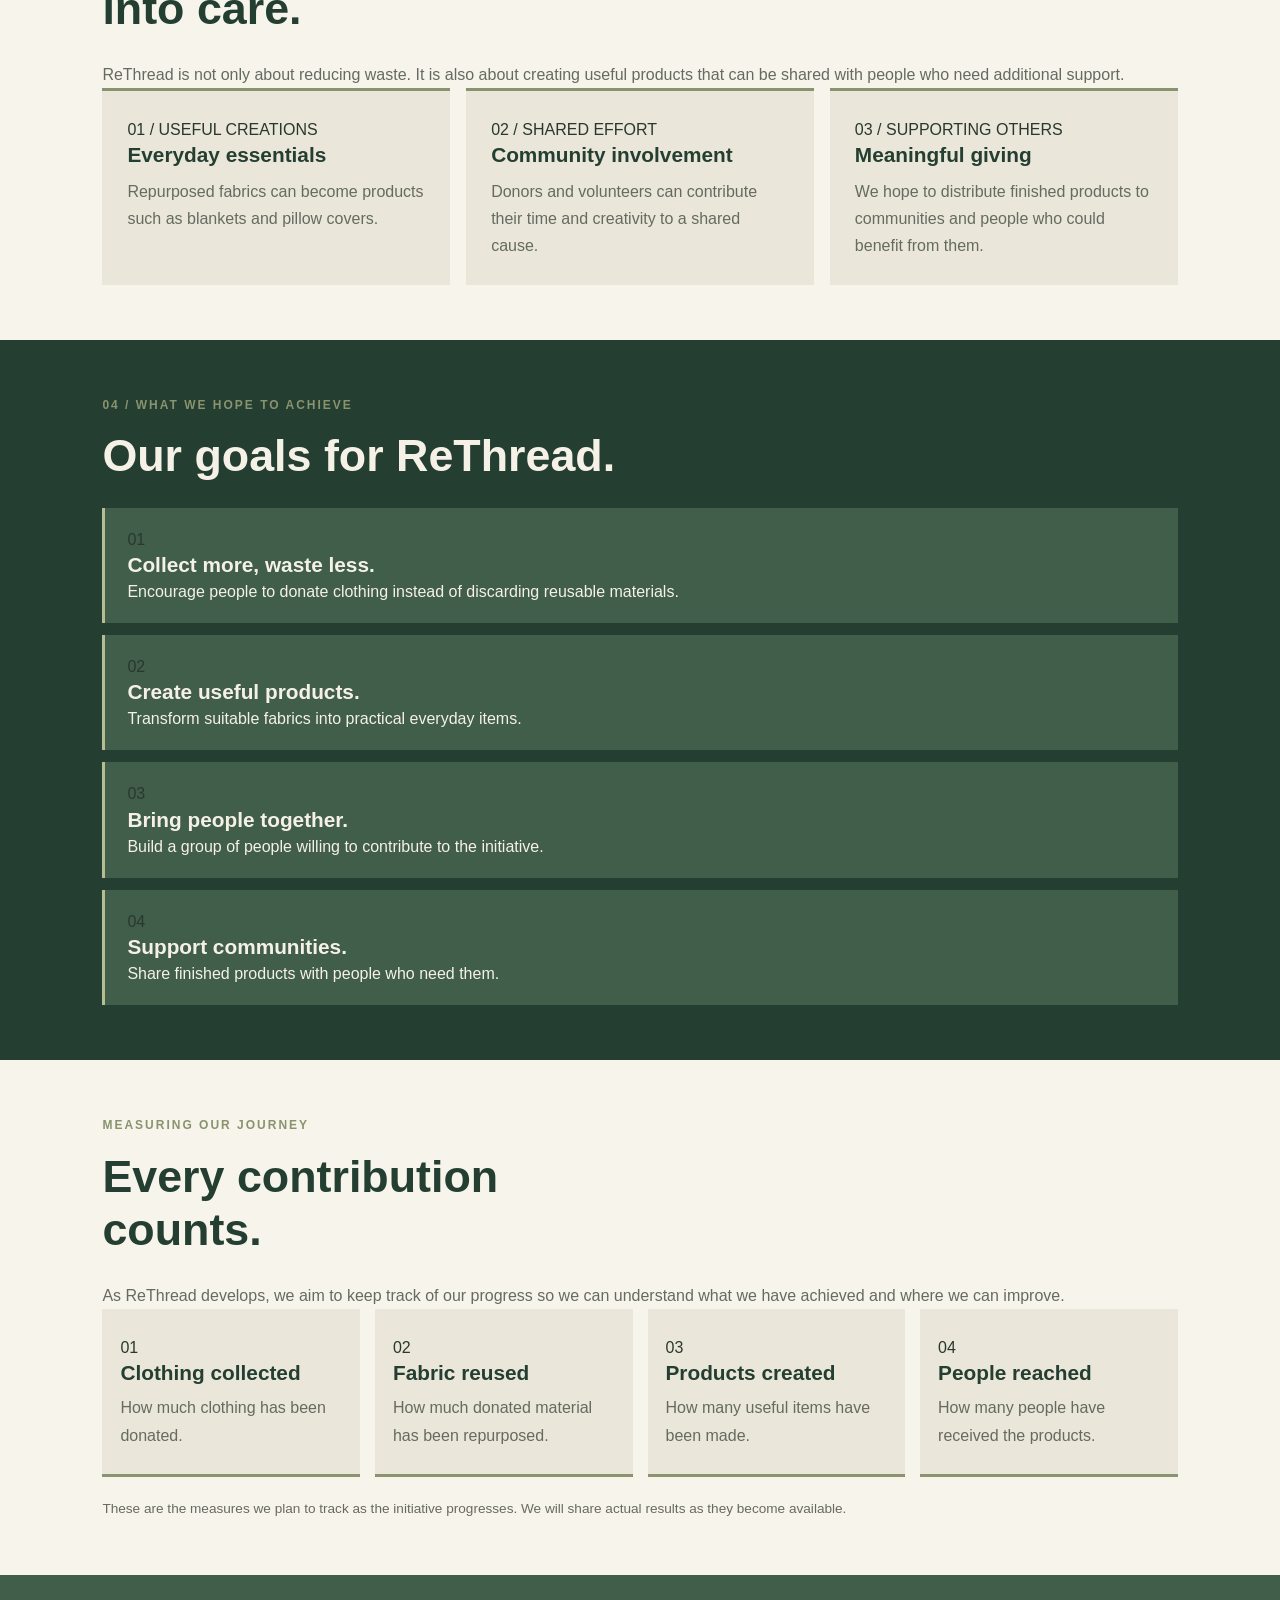
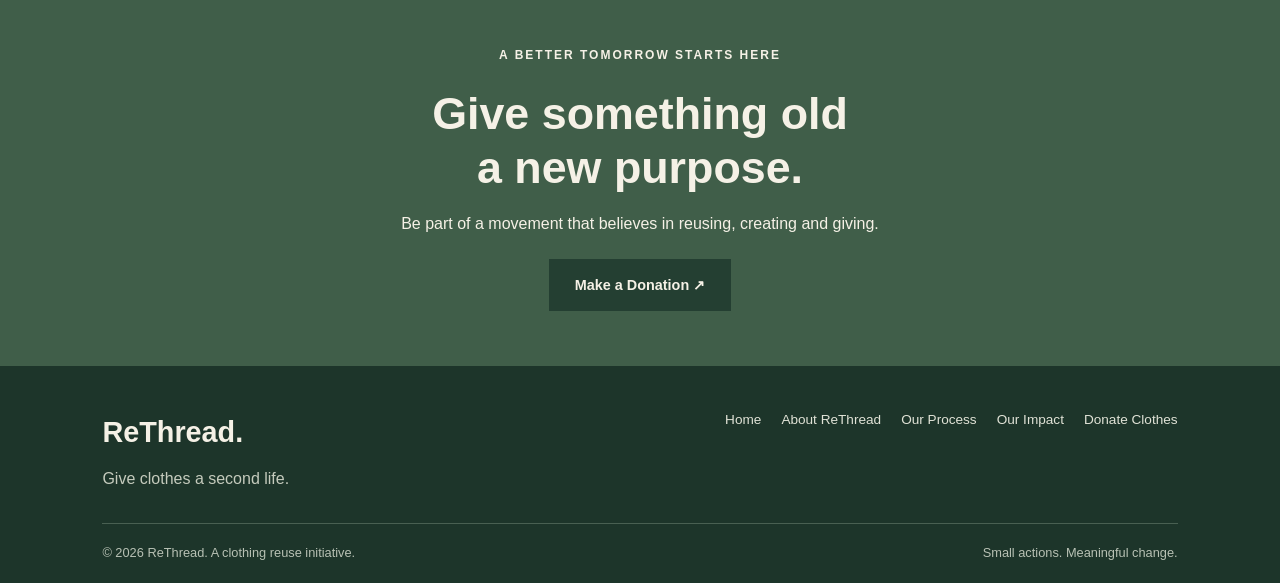
<file: impact.html>
<!DOCTYPE html>
<html lang="en">
<head>
    <link rel="icon" type="image/png" href="favicon.svg">
    <meta charset="UTF-8">
    <meta name="viewport" content="width=device-width, initial-scale=1.0">
    <title>Our Impact | ReThread</title>
    <link rel="stylesheet" href="style.css">
</head>

<body>

    <!-- NAVIGATION -->
    <header>
        <nav class="navbar">
            <a href="index.html" class="logo">ReThread<span>.</span></a>

            <ul class="nav-links">
                <li><a href="index.html">Home</a></li>
                <li><a href="about.html">About ReThread</a></li>
                <li><a href="process.html">Our Process</a></li>
                <li><a href="impact.html" class="active">Our Impact</a></li>
            </ul>

            <a href="donate.html" class="nav-button">Donate Clothes ↗</a>
        </nav>
    </header>


    <main>

        <!-- HERO -->
        <section class="impact-hero">

            <p class="eyebrow">THE DIFFERENCE WE HOPE TO MAKE</p>

            <h1>
                Small contributions.<br>
                <span>Meaningful change.</span>
            </h1>

            <p>
                We believe that giving clothes another
                purpose can create positive change
                for both the environment and people.
            </p>

        </section>


        <!-- IMPACT INTRODUCTION -->
        <section class="impact-intro">

            <div class="section-label">
                <span>01</span> / WHY OUR WORK MATTERS
            </div>

            <h2>
                Impact isn't always about
                doing something big.
            </h2>

            <p>
                Sometimes, it begins with something
                as simple as donating clothes you
                no longer use. ReThread aims to turn
                these small contributions into
                something useful through reuse,
                creativity and community involvement.
            </p>

        </section>


        <!-- ENVIRONMENTAL IMPACT -->
        <section class="impact-environment">

            <div class="section-label">
                <span>02</span> / FOR THE ENVIRONMENT
            </div>

            <div class="impact-layout">

                <div class="impact-heading">
                    <p class="eyebrow">A SECOND LIFE FOR FABRIC</p>

                    <h2>
                        Less textile waste.
                        More thoughtful reuse.
                    </h2>
                </div>

                <div class="impact-description">
                    <p>
                        Clothing that is no longer wanted
                        can still contain materials that
                        are useful. By collecting and
                        repurposing suitable fabrics,
                        we hope to reduce the amount
                        of clothing that gets discarded.
                    </p>

                    <div class="impact-points">
                        <div>
                            <span>01</span>
                            <p>Encouraging clothing reuse.</p>
                        </div>

                        <div>
                            <span>02</span>
                            <p>Making better use of existing fabrics.</p>
                        </div>

                        <div>
                            <span>03</span>
                            <p>Promoting awareness about textile waste.</p>
                        </div>
                    </div>
                </div>

            </div>
        </section>


        <!-- COMMUNITY IMPACT -->
        <section class="impact-community">

            <div class="section-label">
                <span>03</span> / FOR THE COMMUNITY
            </div>

            <h2>
                Turning creativity<br>
                into care.
            </h2>

            <p>
                ReThread is not only about reducing
                waste. It is also about creating useful
                products that can be shared with people
                who need additional support.
            </p>

            <div class="community-grid">

                <div class="community-card">
                    <span>01 / USEFUL CREATIONS</span>
                    <h3>Everyday essentials</h3>
                    <p>
                        Repurposed fabrics can become
                        products such as blankets and
                        pillow covers.
                    </p>
                </div>

                <div class="community-card">
                    <span>02 / SHARED EFFORT</span>
                    <h3>Community involvement</h3>
                    <p>
                        Donors and volunteers can
                        contribute their time and
                        creativity to a shared cause.
                    </p>
                </div>

                <div class="community-card">
                    <span>03 / SUPPORTING OTHERS</span>
                    <h3>Meaningful giving</h3>
                    <p>
                        We hope to distribute finished
                        products to communities and
                        people who could benefit from them.
                    </p>
                </div>

            </div>

        </section>


        <!-- OUR GOALS -->
        <section class="impact-goals">

            <div class="section-label">
                <span>04</span> / WHAT WE HOPE TO ACHIEVE
            </div>

            <h2>Our goals for ReThread.</h2>

            <div class="goals-list">

                <div class="goal-item">
                    <span>01</span>
                    <h3>Collect more, waste less.</h3>
                    <p>
                        Encourage people to donate
                        clothing instead of discarding
                        reusable materials.
                    </p>
                </div>

                <div class="goal-item">
                    <span>02</span>
                    <h3>Create useful products.</h3>
                    <p>
                        Transform suitable fabrics
                        into practical everyday items.
                    </p>
                </div>

                <div class="goal-item">
                    <span>03</span>
                    <h3>Bring people together.</h3>
                    <p>
                        Build a group of people willing
                        to contribute to the initiative.
                    </p>
                </div>

                <div class="goal-item">
                    <span>04</span>
                    <h3>Support communities.</h3>
                    <p>
                        Share finished products with
                        people who need them.
                    </p>
                </div>

            </div>

        </section>


        <!-- TRACKING PROGRESS -->
        <section class="impact-progress">

            <p class="eyebrow">MEASURING OUR JOURNEY</p>

            <h2>
                Every contribution<br>
                counts.
            </h2>

            <p>
                As ReThread develops, we aim to keep
                track of our progress so we can
                understand what we have achieved
                and where we can improve.
            </p>

            <div class="progress-grid">

                <div class="progress-item">
                    <span>01</span>
                    <h3>Clothing collected</h3>
                    <p>How much clothing has been donated.</p>
                </div>

                <div class="progress-item">
                    <span>02</span>
                    <h3>Fabric reused</h3>
                    <p>How much donated material has been repurposed.</p>
                </div>

                <div class="progress-item">
                    <span>03</span>
                    <h3>Products created</h3>
                    <p>How many useful items have been made.</p>
                </div>

                <div class="progress-item">
                    <span>04</span>
                    <h3>People reached</h3>
                    <p>How many people have received the products.</p>
                </div>

            </div>

            <p class="progress-note">
                These are the measures we plan to track
                as the initiative progresses. We will
                share actual results as they become available.
            </p>

        </section>


        <!-- CLOSING -->
        <section class="impact-closing">

            <p class="eyebrow">A BETTER TOMORROW STARTS HERE</p>

            <h2>
                Give something old<br>
                a new purpose.
            </h2>

            <p>
                Be part of a movement that believes
                in reusing, creating and giving.
            </p>

            <a href="donate.html" class="button">
                Make a Donation ↗
            </a>

        </section>

    </main>


    <!-- FOOTER -->
    <footer class="site-footer">

        <div class="footer-top">
            <div>
                <a href="index.html" class="footer-logo">ReThread.</a>
                <p>Give clothes a second life.</p>
            </div>

            <div class="footer-links">
                <a href="index.html">Home</a>
                <a href="about.html">About ReThread</a>
                <a href="process.html">Our Process</a>
                <a href="impact.html">Our Impact</a>
                <a href="donate.html">Donate Clothes</a>
            </div>
        </div>

        <div class="footer-bottom">
            <p>© 2026 ReThread. A clothing reuse initiative.</p>
            <p>Small actions. Meaningful change.</p>
        </div>

    </footer>

</body>
</html>
</file>
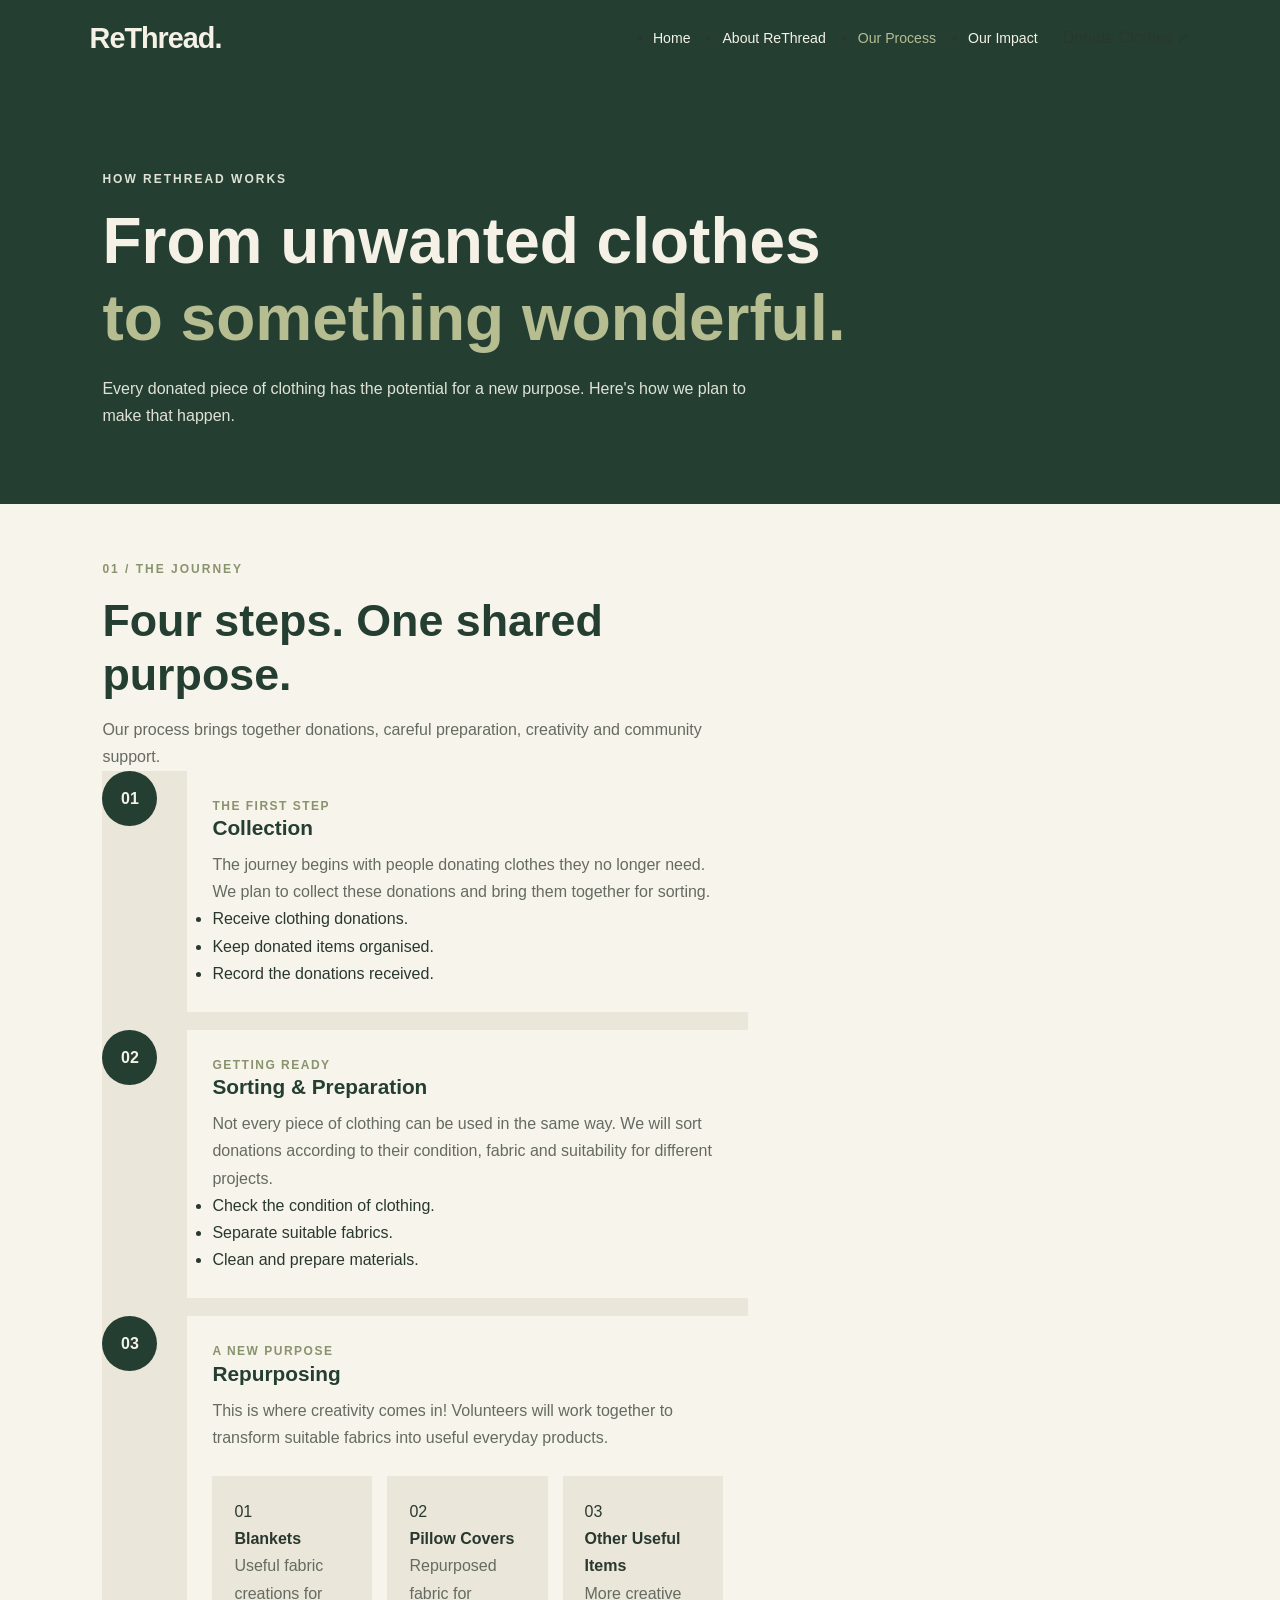
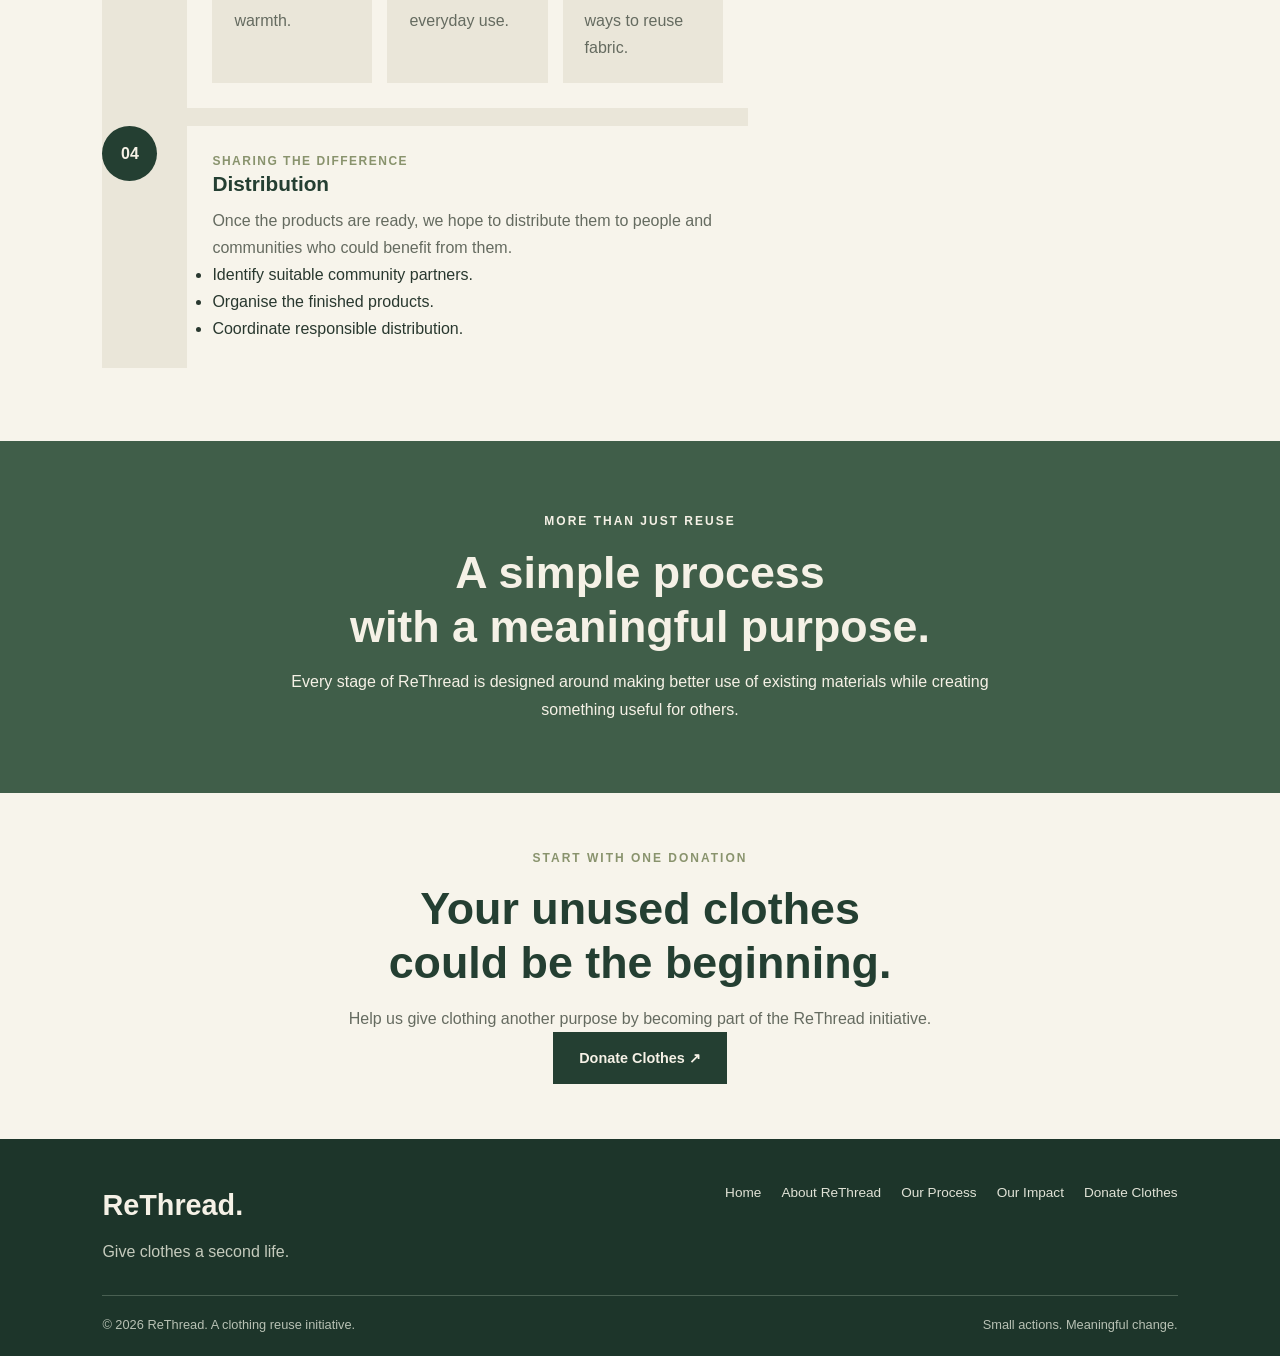
<file: process.html>
<!DOCTYPE html>
<html lang="en">
<head>
    <link rel="icon" type="image/png" href="favicon.svg">
    <meta charset="UTF-8">
    <meta name="viewport" content="width=device-width, initial-scale=1.0">
    <title>Our Process | ReThread</title>
    <link rel="stylesheet" href="style.css">
</head>

<body>

    <!-- NAVIGATION -->
    <header>
        <nav class="navbar">
            <a href="index.html" class="logo">ReThread<span>.</span></a>

            <ul class="nav-links">
                <li><a href="index.html">Home</a></li>
                <li><a href="about.html">About ReThread</a></li>
                <li><a href="process.html" class="active">Our Process</a></li>
                <li><a href="impact.html">Our Impact</a></li>
            </ul>

            <a href="donate.html" class="nav-button">Donate Clothes ↗</a>
        </nav>
    </header>


    <main>

        <!-- INTRODUCTION -->
        <section class="process-hero">

            <p class="eyebrow">HOW RETHREAD WORKS</p>

            <h1>
                From unwanted clothes<br>
                <span>to something wonderful.</span>
            </h1>

            <p>
                Every donated piece of clothing has the
                potential for a new purpose. Here's how
                we plan to make that happen.
            </p>

        </section>


        <!-- PROCESS OVERVIEW -->
        <section class="process-overview">

            <div class="section-label">
                <span>01</span> / THE JOURNEY
            </div>

            <h2>Four steps. One shared purpose.</h2>

            <p class="overview-text">
                Our process brings together donations,
                careful preparation, creativity and
                community support.
            </p>

            <div class="process-timeline">

                <div class="timeline-item">
                    <div class="timeline-number">01</div>

                    <div class="timeline-content">
                        <p class="step-label">THE FIRST STEP</p>
                        <h3>Collection</h3>

                        <p>
                            The journey begins with people
                            donating clothes they no longer
                            need. We plan to collect these
                            donations and bring them together
                            for sorting.
                        </p>

                        <ul>
                            <li>Receive clothing donations.</li>
                            <li>Keep donated items organised.</li>
                            <li>Record the donations received.</li>
                        </ul>
                    </div>
                </div>


                <div class="timeline-item">
                    <div class="timeline-number">02</div>

                    <div class="timeline-content">
                        <p class="step-label">GETTING READY</p>
                        <h3>Sorting & Preparation</h3>

                        <p>
                            Not every piece of clothing
                            can be used in the same way.
                            We will sort donations according
                            to their condition, fabric and
                            suitability for different projects.
                        </p>

                        <ul>
                            <li>Check the condition of clothing.</li>
                            <li>Separate suitable fabrics.</li>
                            <li>Clean and prepare materials.</li>
                        </ul>
                    </div>
                </div>


                <div class="timeline-item">
                    <div class="timeline-number">03</div>

                    <div class="timeline-content">
                        <p class="step-label">A NEW PURPOSE</p>
                        <h3>Repurposing</h3>

                        <p>
                            This is where creativity comes
                            in! Volunteers will work together
                            to transform suitable fabrics
                            into useful everyday products.
                        </p>

                        <div class="product-list">
                            <div class="product-item">
                                <span>01</span>
                                <h4>Blankets</h4>
                                <p>Useful fabric creations for warmth.</p>
                            </div>

                            <div class="product-item">
                                <span>02</span>
                                <h4>Pillow Covers</h4>
                                <p>Repurposed fabric for everyday use.</p>
                            </div>

                            <div class="product-item">
                                <span>03</span>
                                <h4>Other Useful Items</h4>
                                <p>More creative ways to reuse fabric.</p>
                            </div>
                        </div>
                    </div>
                </div>


                <div class="timeline-item">
                    <div class="timeline-number">04</div>

                    <div class="timeline-content">
                        <p class="step-label">SHARING THE DIFFERENCE</p>
                        <h3>Distribution</h3>

                        <p>
                            Once the products are ready,
                            we hope to distribute them to
                            people and communities who
                            could benefit from them.
                        </p>

                        <ul>
                            <li>Identify suitable community partners.</li>
                            <li>Organise the finished products.</li>
                            <li>Coordinate responsible distribution.</li>
                        </ul>
                    </div>
                </div>

            </div>
        </section>


        <!-- THE BIGGER PICTURE -->
        <section class="process-purpose">

            <p class="eyebrow">MORE THAN JUST REUSE</p>

            <h2>
                A simple process<br>
                with a meaningful purpose.
            </h2>

            <p>
                Every stage of ReThread is designed
                around making better use of existing
                materials while creating something
                useful for others.
            </p>

        </section>


        <!-- CALL TO ACTION -->
        <section class="process-cta">

            <div>
                <p class="eyebrow">START WITH ONE DONATION</p>

                <h2>
                    Your unused clothes<br>
                    could be the beginning.
                </h2>

                <p>
                    Help us give clothing another
                    purpose by becoming part of
                    the ReThread initiative.
                </p>
            </div>

            <a href="donate.html" class="button">
                Donate Clothes ↗
            </a>

        </section>

    </main>


    <!-- FOOTER -->
    <footer class="site-footer">

        <div class="footer-top">
            <div>
                <a href="index.html" class="footer-logo">ReThread.</a>
                <p>Give clothes a second life.</p>
            </div>

            <div class="footer-links">
                <a href="index.html">Home</a>
                <a href="about.html">About ReThread</a>
                <a href="process.html">Our Process</a>
                <a href="impact.html">Our Impact</a>
                <a href="donate.html">Donate Clothes</a>
            </div>
        </div>

        <div class="footer-bottom">
            <p>© 2026 ReThread. A clothing reuse initiative.</p>
            <p>Small actions. Meaningful change.</p>
        </div>

    </footer>

</body>
</html>
</file>
<file: style.css>
/* =================================
   RETHREAD - MAIN STYLESHEET
================================= */

/* 1. GENERAL STYLING */

* {
    margin: 0;
    padding: 0;
    box-sizing: border-box;
}

html {
    scroll-behavior: smooth;
}

body {
    font-family: "Trebuchet MS", Arial, sans-serif;
    background-color: #f7f4eb;
    color: #29382f;
    line-height: 1.7;
}

a {
    text-decoration: none;
    color: inherit;
}

p {
    color: #656b60;
}

h1, h2, h3 {
    color: #243f32;
    line-height: 1.2;
}

h1 {
    font-size: clamp(2.5rem, 5vw, 4.8rem);
}

h2 {
    font-size: clamp(2rem, 3.5vw, 3rem);
}

h3 {
    font-size: 1.3rem;
}

section {
    padding: 55px 8%;
}

.section-label,
.eyebrow {
    color: #89936d;
    font-size: 0.75rem;
    font-weight: bold;
    letter-spacing: 2px;
    text-transform: uppercase;
    margin-bottom: 14px;
}


/* 2. NAVIGATION BAR */

header {
    background-color: #243f32;
    position: sticky;
    top: 0;
    z-index: 1000;
    width: 100%;
}

.navbar {
    min-height: 76px;
    padding: 12px 7%;
    display: flex;
    justify-content: space-between;
    align-items: center;
    gap: 25px;
}

.logo {
    color: #f5f1e6;
    font-size: 1.8rem;
    font-weight: bold;
    letter-spacing: -1px;
    white-space: nowrap;
}

.nav-links {
    display: flex;
    justify-content: flex-end;
    align-items: center;
    gap: 27px;
    flex-wrap: wrap;
}

.nav-links a {
    color: #f5f1e6;
    font-size: 0.88rem;
    font-weight: 500;
    transition: color 0.25s ease;
}

.nav-links a:hover {
    color: #b5bd91;
}

/* Donate link: plain text, no box */

.nav-links a.nav-button,
.nav-links a.nav-button:visited,
.nav-links a.nav-button.active {
    background: transparent !important;
    background-color: transparent !important;
    border: none !important;
    outline: none !important;
    box-shadow: none !important;
    color: #b5bd91 !important;
    padding: 0 !important;
    border-radius: 0 !important;
    display: inline-block;
}

.nav-links a.nav-button:hover {
    color: #f5f1e6 !important;
    background: transparent !important;
}

/* Active page link */

.nav-links a.active:not(.nav-button) {
    color: #b5bd91;
}


/* 3. BUTTONS */

.button {
    display: inline-block;
    background-color: #243f32;
    color: #f5f1e6;
    padding: 13px 25px;
    border: 1px solid #243f32;
    font-size: 0.9rem;
    font-weight: bold;
    transition: 0.25s ease;
}

.button:hover {
    background-color: #405e49;
    border-color: #405e49;
    transform: translateY(-2px);
}

.light-button {
    background-color: #f5f1e6;
    color: #243f32;
    border-color: #f5f1e6;
}

.light-button:hover {
    background-color: #b5bd91;
    border-color: #b5bd91;
    color: #243f32;
}

.text-link {
    display: inline-block;
    color: #405e49;
    font-weight: bold;
    border-bottom: 1px solid #89936d;
    padding-bottom: 3px;
}


/* 4. HOMEPAGE HERO */

.home-hero {
    background-color: #243f32;
    color: #f5f1e6;
    min-height: 480px;
    padding: 75px 8%;
    display: grid;
    grid-template-columns: 1.5fr 0.8fr;
    align-items: center;
    gap: 45px;
}

.home-hero h1 {
    color: #f5f1e6;
    max-width: 750px;
    margin-bottom: 22px;
}

.home-hero h1 span {
    color: #b5bd91;
}

.hero-description {
    color: #e0e2d6;
    max-width: 570px;
    margin-bottom: 28px;
}

.hero-buttons {
    display: flex;
    gap: 15px;
    flex-wrap: wrap;
}

.hero-side {
    background-color: #405e49;
    padding: 35px;
    border-left: 4px solid #b5bd91;
}

.hero-quote {
    color: #f5f1e6;
    font-size: 1.5rem;
    font-weight: bold;
}


/* 5. HOMEPAGE INTRO */

.home-intro {
    display: grid;
    grid-template-columns: 0.8fr 1.2fr;
    gap: 55px;
    align-items: center;
}

.intro-content h2 {
    margin-bottom: 15px;
}

.intro-text {
    font-size: 1.05rem;
    max-width: 650px;
}


/* 6. HOMEPAGE PROBLEM */

.home-problem {
    background-color: #eae6d9;
}

.home-problem h2 {
    margin-bottom: 30px;
}

.problem-grid {
    display: grid;
    grid-template-columns: repeat(3, 1fr);
    gap: 18px;
}

.problem-card {
    background-color: #f7f4eb;
    padding: 28px;
    border-top: 3px solid #89936d;
    transition: transform 0.25s ease;
}

.problem-card:hover {
    transform: translateY(-5px);
}

.problem-card h3 {
    margin-bottom: 12px;
}

.featured-card {
    background-color: #243f32;
}

.featured-card h3,
.featured-card p {
    color: #f5f1e6;
}


/* 7. HOMEPAGE PROCESS */

.home-process h2 {
    margin-bottom: 28px;
}

.process-heading {
    max-width: 700px;
    margin-bottom: 25px;
}

.process-grid {
    display: grid;
    grid-template-columns: repeat(4, 1fr);
    gap: 15px;
}

.process-card {
    background-color: #eae6d9;
    padding: 25px 20px;
    border-bottom: 3px solid #89936d;
}

.process-card h3 {
    margin-bottom: 10px;
}


/* 8. HOMEPAGE MISSION */

.home-mission {
    background-color: #405e49;
    text-align: center;
}

.home-mission h2,
.home-mission p {
    color: #f5f1e6;
}

.home-mission p {
    max-width: 750px;
    margin: 15px auto 0;
}


/* 9. HOMEPAGE CTA */

.home-cta {
    background-color: #eae6d9;
    text-align: center;
}

.home-cta h2 {
    margin-bottom: 15px;
}

.home-cta p {
    margin-bottom: 22px;
}


/* 10. ABOUT PAGE */

.about-hero {
    background-color: #243f32;
    padding: 75px 8%;
}

.about-hero h1 {
    color: #f5f1e6;
    max-width: 850px;
}

.about-hero h1 span {
    color: #b5bd91;
}

.about-hero p {
    color: #e0e2d6;
    max-width: 650px;
    margin-top: 18px;
}

.about-story {
    padding-top: 65px;
    padding-bottom: 65px;
}

.story-layout {
    display: grid;
    grid-template-columns: 0.9fr 1.1fr;
    gap: 55px;
    align-items: center;
}

.story-heading h2 {
    margin-top: 10px;
}

.story-description p {
    margin-bottom: 15px;
}

.about-problem {
    background-color: #eae6d9;
}

.problem-layout {
    display: grid;
    grid-template-columns: 1fr 1fr;
    gap: 40px;
}

.problem-main h2 {
    margin-bottom: 15px;
}

.problem-side {
    display: grid;
    gap: 15px;
}

.problem-point {
    background-color: #f7f4eb;
    padding: 22px;
    border-left: 3px solid #89936d;
}

.problem-point h3 {
    margin-bottom: 7px;
}

.about-vision {
    background-color: #405e49;
    text-align: center;
}

.about-vision h2,
.about-vision p {
    color: #f5f1e6;
}

.about-vision p {
    max-width: 750px;
    margin: 15px auto 0;
}

.about-values h2 {
    margin-bottom: 28px;
}

.values-grid {
    display: grid;
    grid-template-columns: repeat(4, 1fr);
    gap: 15px;
}

.value-card {
    background-color: #eae6d9;
    padding: 25px 20px;
    border-top: 3px solid #89936d;
}

.value-card h3 {
    margin-bottom: 10px;
}

.about-closing {
    background-color: #243f32;
    text-align: center;
}

.about-closing h2,
.about-closing p {
    color: #f5f1e6;
}

.about-closing p {
    margin: 15px auto 22px;
    max-width: 650px;
}


/* 11. PROCESS PAGE */

.process-hero {
    background-color: #243f32;
    padding: 75px 8%;
}

.process-hero h1 {
    color: #f5f1e6;
}

.process-hero h1 span {
    color: #b5bd91;
}

.process-hero p {
    color: #e0e2d6;
    max-width: 650px;
    margin-top: 18px;
}

.process-overview {
    max-width: 850px;
}

.process-overview h2 {
    margin-bottom: 15px;
}

.process-timeline {
    background-color: #eae6d9;
}

.process-timeline h2 {
    margin-bottom: 30px;
}

.timeline-item {
    display: grid;
    grid-template-columns: 65px 1fr;
    gap: 20px;
    margin-bottom: 18px;
    align-items: start;
}

.timeline-number {
    width: 55px;
    height: 55px;
    background-color: #243f32;
    color: #f5f1e6;
    border-radius: 50%;
    display: flex;
    justify-content: center;
    align-items: center;
    font-weight: bold;
}

.timeline-content {
    background-color: #f7f4eb;
    padding: 25px;
}

.timeline-content h3 {
    margin-bottom: 10px;
}

.step-label {
    color: #89936d;
    font-size: 0.75rem;
    font-weight: bold;
    letter-spacing: 1.5px;
}

.product-list {
    display: grid;
    grid-template-columns: repeat(3, 1fr);
    gap: 15px;
    margin-top: 25px;
}

.product-item {
    background-color: #eae6d9;
    padding: 22px;
}

.product-item h3 {
    margin-bottom: 8px;
}

.process-purpose {
    background-color: #405e49;
    text-align: center;
}

.process-purpose h2,
.process-purpose p {
    color: #f5f1e6;
}

.process-purpose p {
    max-width: 700px;
    margin: 15px auto;
}

.process-cta {
    text-align: center;
}

.process-cta h2 {
    margin-bottom: 15px;
}


/* 12. IMPACT PAGE */

.impact-hero {
    background-color: #243f32;
    padding: 75px 8%;
}

.impact-hero h1 {
    color: #f5f1e6;
}

.impact-hero h1 span {
    color: #b5bd91;
}

.impact-hero p {
    color: #e0e2d6;
    max-width: 650px;
    margin-top: 18px;
}

.impact-intro {
    max-width: 850px;
}

.impact-intro h2 {
    margin-bottom: 15px;
}

.impact-environment {
    background-color: #eae6d9;
}

.impact-layout {
    display: grid;
    grid-template-columns: 0.9fr 1.1fr;
    gap: 45px;
}

.impact-heading h2 {
    margin-top: 10px;
}

.impact-description p {
    margin-bottom: 15px;
}

.impact-points {
    display: grid;
    gap: 12px;
    margin-top: 20px;
}

.impact-points > div {
    background-color: #f7f4eb;
    padding: 18px;
    border-left: 3px solid #89936d;
}

.impact-community h2 {
    margin-bottom: 25px;
}

.community-grid {
    display: grid;
    grid-template-columns: repeat(3, 1fr);
    gap: 16px;
}

.community-card {
    background-color: #eae6d9;
    padding: 25px;
    border-top: 3px solid #89936d;
}

.community-card h3 {
    margin-bottom: 10px;
}

.impact-goals {
    background-color: #243f32;
}

.impact-goals h2 {
    color: #f5f1e6;
    margin-bottom: 25px;
}

.goals-list {
    display: grid;
    gap: 12px;
}

.goal-item {
    padding: 18px 22px;
    background-color: #405e49;
    border-left: 3px solid #b5bd91;
}

.goal-item h3,
.goal-item p {
    color: #f5f1e6;
}

.impact-progress h2 {
    margin-bottom: 25px;
}

.progress-grid {
    display: grid;
    grid-template-columns: repeat(4, 1fr);
    gap: 15px;
}

.progress-item {
    background-color: #eae6d9;
    padding: 25px 18px;
    border-bottom: 3px solid #89936d;
}

.progress-item h3 {
    margin-bottom: 8px;
}

.progress-note {
    margin-top: 20px;
    font-size: 0.85rem;
}

.impact-closing {
    background-color: #405e49;
    text-align: center;
}

.impact-closing h2,
.impact-closing p {
    color: #f5f1e6;
}

.impact-closing p {
    max-width: 650px;
    margin: 15px auto 22px;
}


/* 13. DONATE PAGE */

.donate-hero {
    background-color: #243f32;
    padding: 75px 8%;
}

.donate-hero h1 {
    color: #f5f1e6;
    max-width: 850px;
}

.donate-hero h1 span {
    color: #b5bd91;
}

.donate-hero > p:not(.eyebrow) {
    color: #e0e2d6;
    max-width: 650px;
    margin: 20px 0 25px;
}

.donate-intro-layout {
    display: grid;
    grid-template-columns: 0.9fr 1.1fr;
    gap: 50px;
    align-items: center;
}

.donate-intro-layout h2 {
    margin-top: 10px;
}

.donate-guidelines {
    background-color: #eae6d9;
}

.guidelines-intro {
    max-width: 700px;
    margin-bottom: 28px;
}

.guidelines-intro h2 {
    margin-bottom: 12px;
}

.donation-grid {
    display: grid;
    grid-template-columns: repeat(3, 1fr);
    gap: 18px;
}

.donation-card {
    background-color: #f7f4eb;
    padding: 28px;
    border-top: 3px solid #89936d;
    transition: transform 0.25s ease;
}

.donation-card:hover {
    transform: translateY(-5px);
}

.donation-card span {
    color: #89936d;
    font-weight: bold;
    font-size: 1.1rem;
}

.donation-card h3 {
    margin: 12px 0;
}

.donation-note {
    margin-top: 22px;
    font-size: 0.9rem;
}

.donate-steps h2 {
    margin-bottom: 28px;
}

.donate-step-grid {
    display: grid;
    grid-template-columns: repeat(3, 1fr);
    gap: 18px;
}

.donate-step {
    background-color: #eae6d9;
    padding: 28px;
    border-bottom: 3px solid #89936d;
}

.donate-step span {
    color: #89936d;
    font-size: 1.2rem;
    font-weight: bold;
}

.donate-step h3 {
    margin: 12px 0;
}

.donate-next {
    background-color: #405e49;
}

.donate-next h2,
.donate-next p {
    color: #f5f1e6;
}

.donate-next h2 {
    margin-bottom: 15px;
}

.donate-next p {
    max-width: 700px;
    margin-bottom: 18px;
}

.donate-next .text-link {
    color: #f5f1e6;
    border-color: #b5bd91;
}

.donate-contact {
    background-color: #243f32;
    display: grid;
    grid-template-columns: 1.2fr 0.8fr;
    align-items: center;
    gap: 40px;
}

.donate-contact h2 {
    color: #f5f1e6;
    margin-bottom: 15px;
}

.donate-contact p {
    color: #e0e2d6;
}

.contact-note {
    background-color: #405e49;
    padding: 30px;
    border-left: 4px solid #b5bd91;
}

.contact-note h3 {
    color: #f5f1e6;
    margin: 12px 0 22px;
    overflow-wrap: anywhere;
}

.contact-note > p:first-child {
    color: #b5bd91;
    font-size: 0.75rem;
    letter-spacing: 1.5px;
    font-weight: bold;
}


/* 14. FOOTER */

.site-footer {
    background-color: #1d352a;
    padding: 42px 8% 20px;
}

.footer-top {
    display: flex;
    justify-content: space-between;
    align-items: flex-start;
    gap: 35px;
    padding-bottom: 30px;
}

.footer-logo {
    color: #f5f1e6;
    font-size: 1.8rem;
    font-weight: bold;
}

.footer-top p {
    color: #c5cbbd;
    margin-top: 8px;
}

.footer-links {
    display: flex;
    gap: 20px;
    flex-wrap: wrap;
}

.footer-links a {
    color: #e0e2d6;
    font-size: 0.85rem;
}

.footer-links a:hover {
    color: #b5bd91;
}

.footer-bottom {
    border-top: 1px solid #496052;
    padding-top: 18px;
    display: flex;
    justify-content: space-between;
    gap: 15px;
    flex-wrap: wrap;
}

.footer-bottom p {
    color: #b8c1b4;
    font-size: 0.8rem;
}


/* 15. ACCESSIBILITY */

a:focus-visible,
button:focus-visible {
    outline: 2px solid #b5bd91;
    outline-offset: 4px;
}


/* 16. TABLET RESPONSIVENESS */

@media (max-width: 1000px) {

    .navbar {
        padding: 15px 5%;
    }

    .nav-links {
        gap: 15px;
    }

    .nav-links a {
        font-size: 0.8rem;
    }

    .home-hero,
    .about-story,
    .story-layout,
    .problem-layout,
    .impact-layout,
    .donate-intro-layout {
        gap: 28px;
    }

    .process-grid,
    .values-grid,
    .progress-grid {
        grid-template-columns: repeat(2, 1fr);
    }
}


/* 17. MOBILE RESPONSIVENESS */

@media (max-width: 700px) {

    section {
        padding: 40px 6%;
    }

    .navbar {
        flex-direction: column;
        gap: 12px;
        padding: 15px 5%;
    }

    .nav-links {
        justify-content: center;
        gap: 12px 18px;
    }

    .nav-links a {
        font-size: 0.78rem;
    }

    .home-hero,
    .home-intro,
    .story-layout,
    .problem-layout,
    .impact-layout,
    .donate-intro-layout,
    .donate-contact {
        grid-template-columns: 1fr;
    }

    .home-hero {
        padding: 55px 6%;
    }

    .hero-side {
        padding: 24px;
    }

    .problem-grid,
    .process-grid,
    .values-grid,
    .community-grid,
    .progress-grid,
    .donation-grid,
    .donate-step-grid,
    .product-list {
        grid-template-columns: 1fr;
    }

    .timeline-item {
        grid-template-columns: 45px 1fr;
        gap: 12px;
    }

    .timeline-number {
        width: 42px;
        height: 42px;
    }

    .footer-top {
        flex-direction: column;
    }

    .footer-links {
        gap: 14px;
    }

    .footer-bottom {
        flex-direction: column;
    }

    .about-hero,
    .process-hero,
    .impact-hero,
    .donate-hero {
        padding: 55px 6%;
    }

    h1 {
        font-size: 2.6rem;
    }
   .nav-links a.nav-button,
.nav-links a.nav-button.active {
    background: transparent !important;
    border: none !important;
    outline: none !important;
    box-shadow: none !important;
    padding: 0 !important;
    border-radius: 0 !important;
    color: #b5bd91 !important;
    text-decoration: none !important;
}

.nav-links a.nav-button:hover,
.nav-links a.nav-button.active:hover {
    background: transparent !important;
    border: none !important;
    box-shadow: none !important;
    color: #f5f1e6 !important;
}

    h2 {
        font-size: 2rem;
    }
}
.navbar {
    display: flex !important;
    justify-content: space-between !important;
    align-items: center !important;
    width: 100%;
}

.logo {
    margin-right: auto !important;
}

.nav-links {
    display: flex !important;
    align-items: center !important;
    justify-content: flex-end !important;
    gap: 32px;
    margin-left: auto !important;
}
</file>
